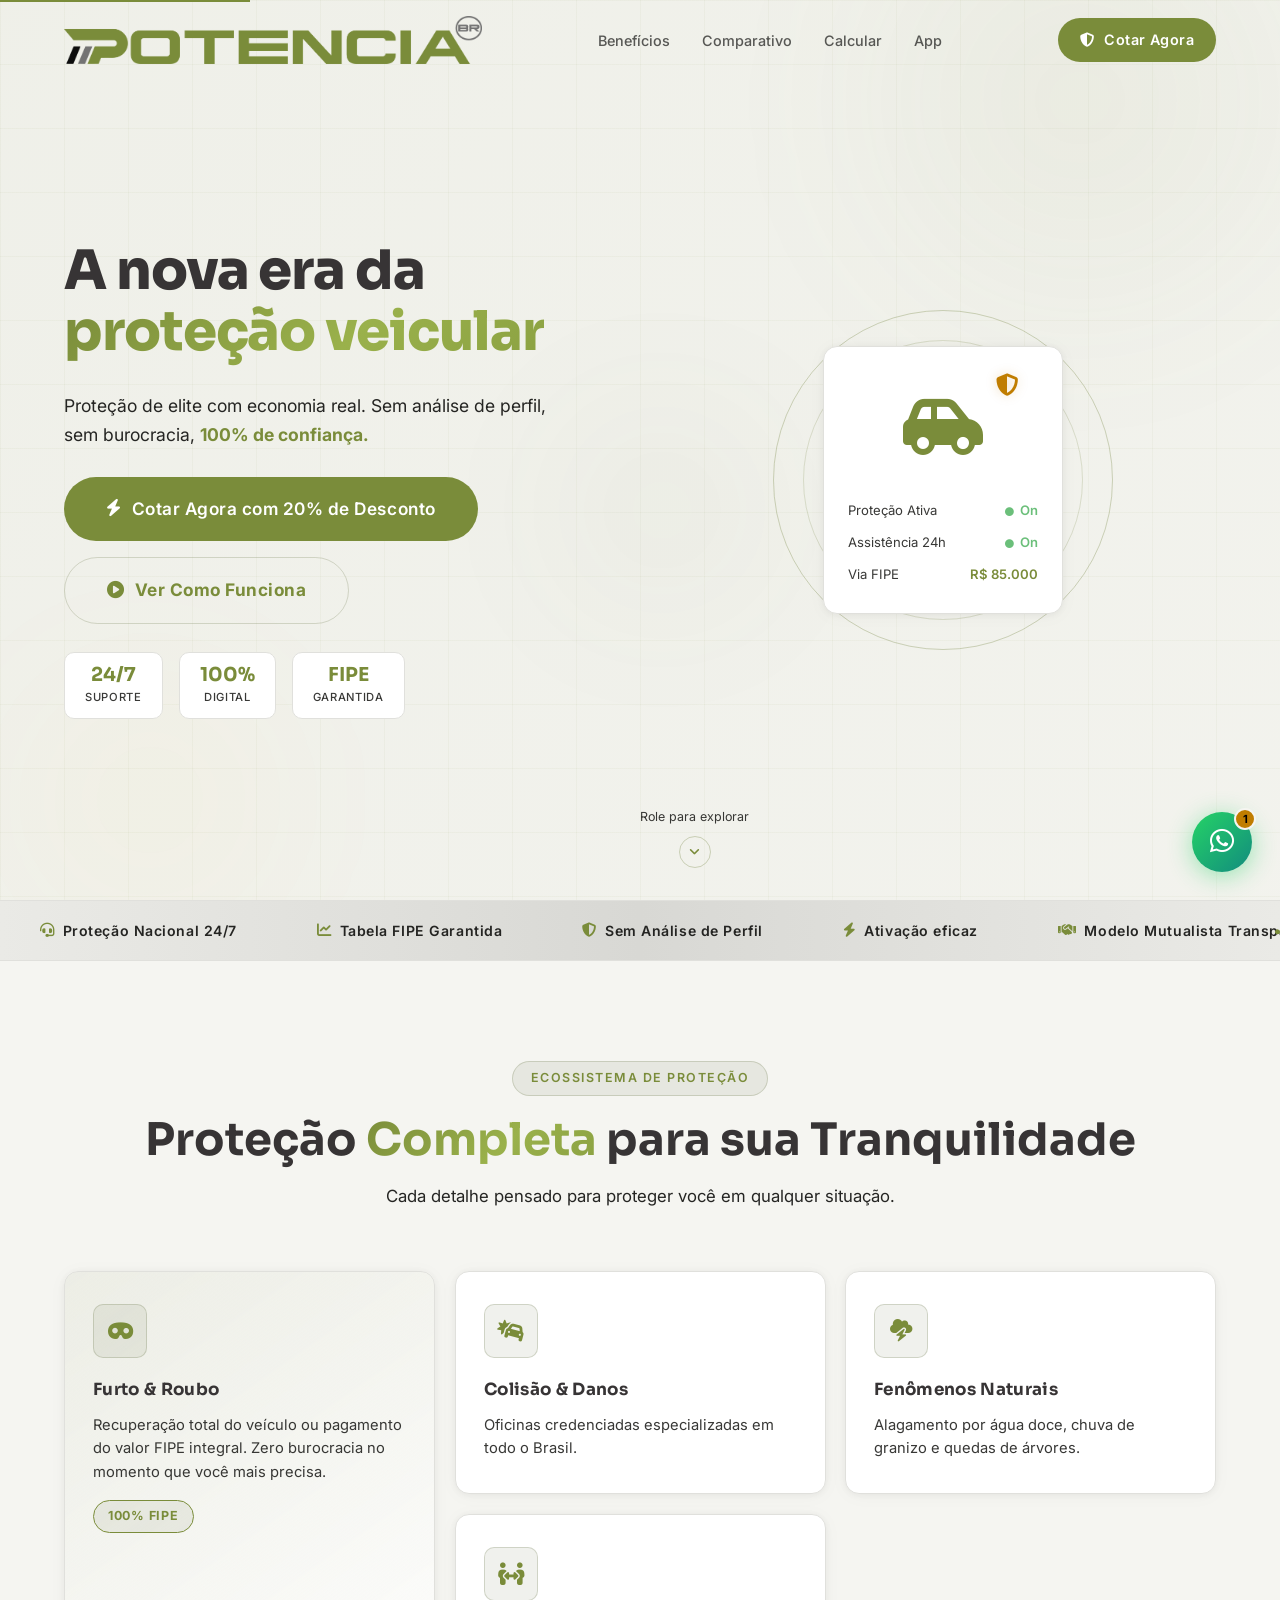
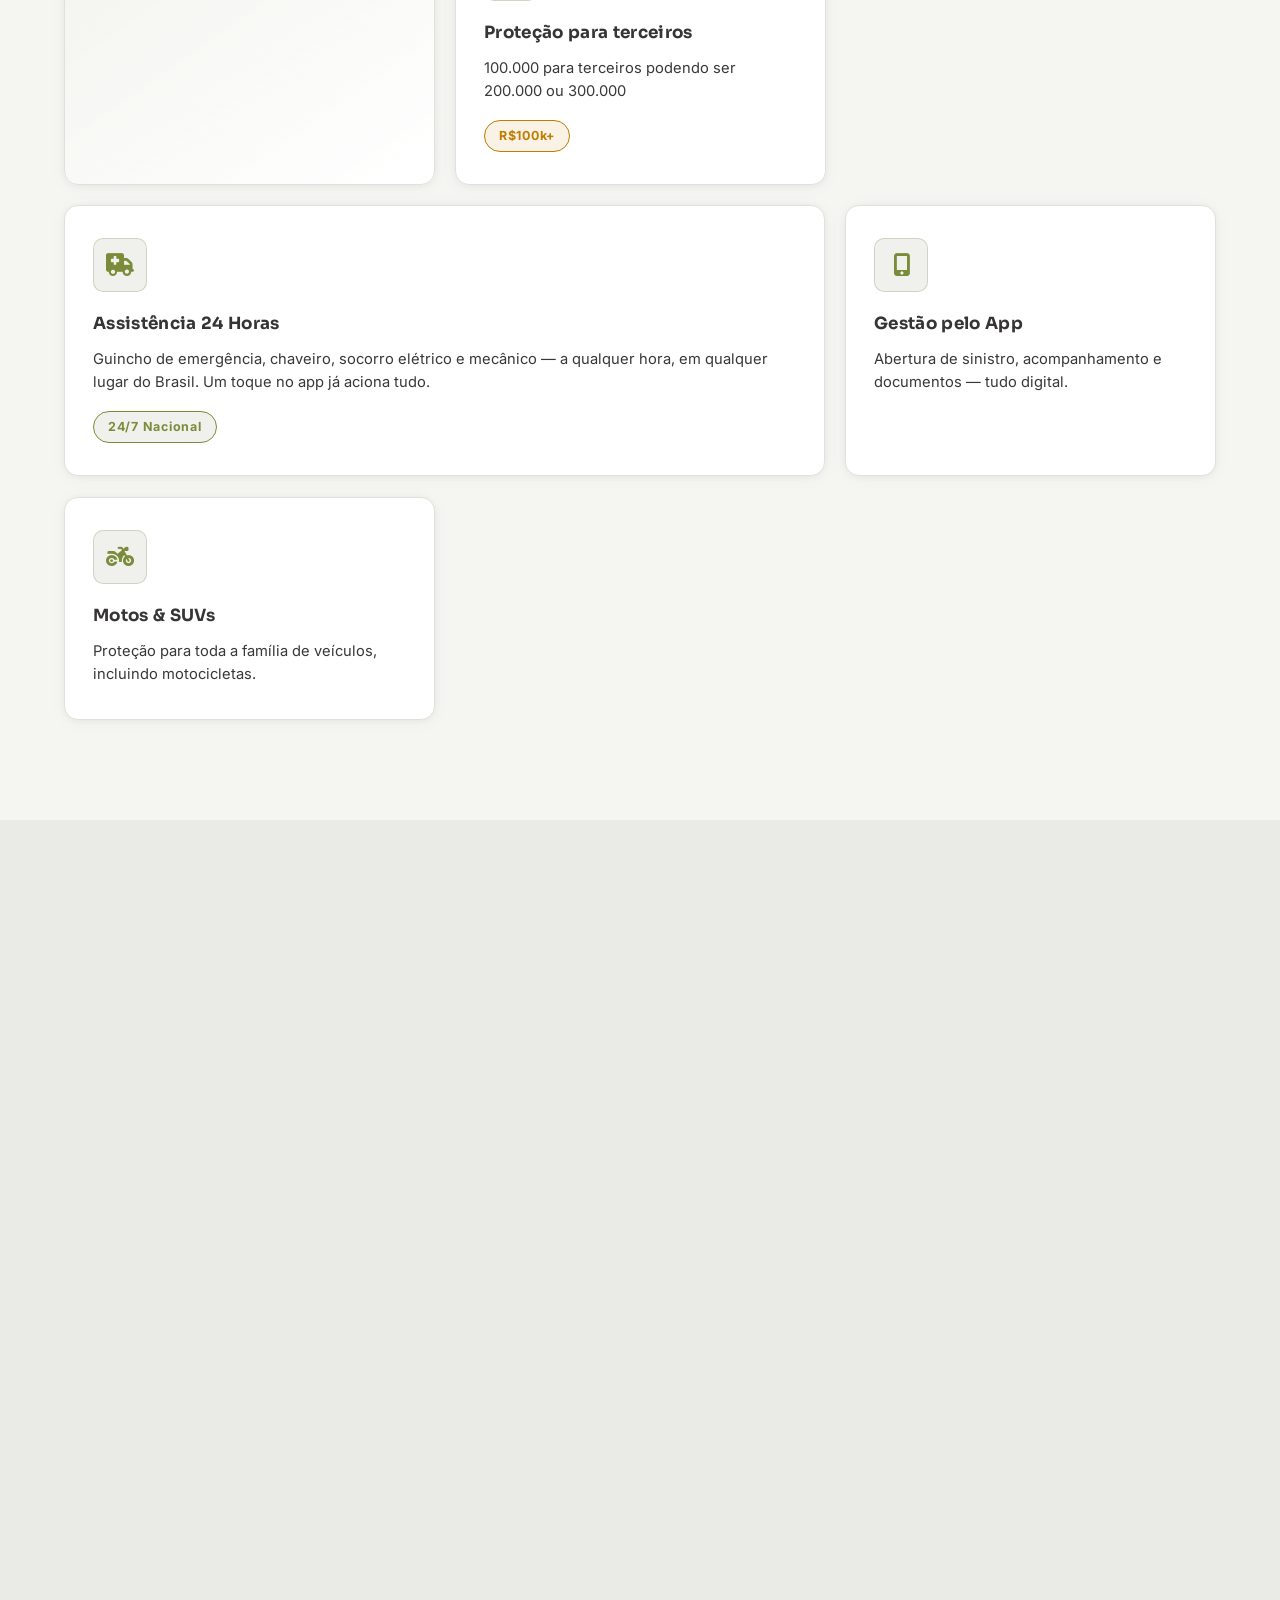
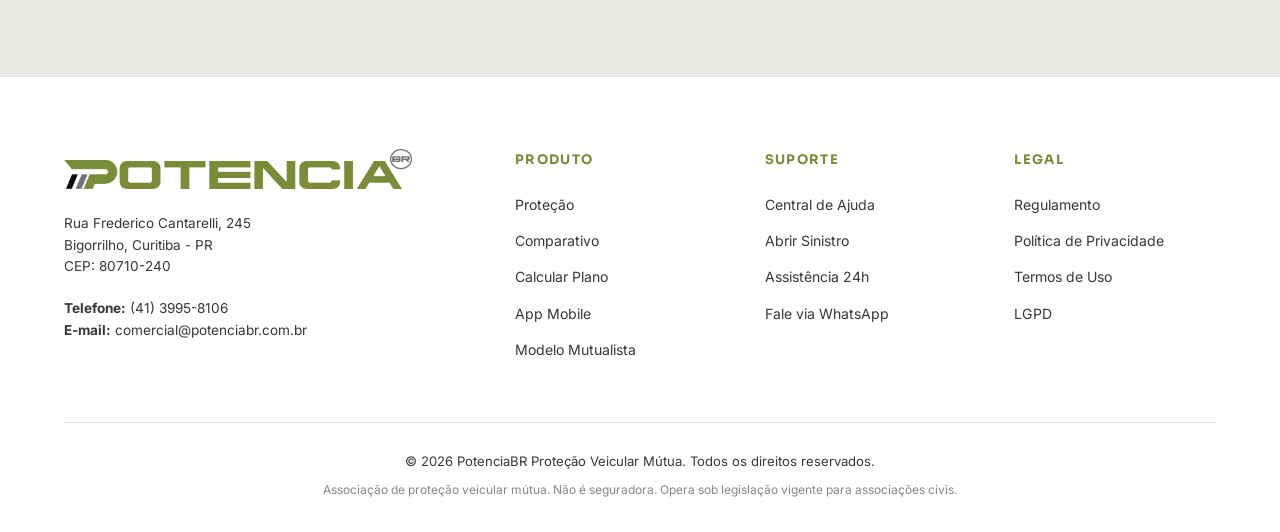
<file: index.html>
<!DOCTYPE html>
<html lang="pt-BR">

<head>
  <meta charset="UTF-8" />
  <meta name="viewport" content="width=device-width, initial-scale=1.0, viewport-fit=cover" />
  <meta name="description"
    content="PotenciaBR – Proteção Veicular . Segurança de elite, digital e inabalável. Cotar agora com 20% de desconto." />
  <title>PotenciaBR | Proteção Veicular </title>

  <!-- Fonts -->
  <link rel="preconnect" href="https://fonts.googleapis.com" />
  <link rel="preconnect" href="https://fonts.gstatic.com" crossorigin />
  <link rel="preload" as="style"
    href="https://fonts.googleapis.com/css2?family=Sora:wght@300;400;600;700&family=Inter:wght@300;400;500;600&display=swap" />
  <link
    href="https://fonts.googleapis.com/css2?family=Sora:wght@300;400;600;700&family=Inter:wght@300;400;500;600&display=swap"
    rel="stylesheet" media="print" onload="this.media='all'" />
  <noscript>
    <link rel="stylesheet"
      href="https://fonts.googleapis.com/css2?family=Sora:wght@300;400;600;700&family=Inter:wght@300;400;500;600&display=swap" />
  </noscript>

  <!-- Icons -->
  <link rel="preload" href="https://cdnjs.cloudflare.com/ajax/libs/font-awesome/6.5.0/webfonts/fa-solid-900.woff2"
    as="font" type="font/woff2" crossorigin />
  <link rel="preload" href="https://cdnjs.cloudflare.com/ajax/libs/font-awesome/6.5.0/webfonts/fa-brands-400.woff2"
    as="font" type="font/woff2" crossorigin />
  <link rel="stylesheet" href="https://cdnjs.cloudflare.com/ajax/libs/font-awesome/6.5.0/css/all.min.css" media="print"
    onload="this.media='all'" />
  <noscript>
    <link rel="stylesheet" href="https://cdnjs.cloudflare.com/ajax/libs/font-awesome/6.5.0/css/all.min.css" />
  </noscript>

  <!-- Stylesheets -->
  <link rel="preload" as="style" href="css/styles.css" />
  <link rel="stylesheet" href="css/styles.css" />
  <link rel="stylesheet" href="css/animations.css" media="print" onload="this.media='all'" />
  <noscript>
    <link rel="stylesheet" href="css/animations.css" />
  </noscript>
  <style>
    /* ── Brand Identity – PotenciaBR Corporate ── */
    :root {
      --olive: #7A8C3A;
      --olive-lt: #8BA142;
    }

    /* Skip link styling */
    .skip-link {
      position: absolute;
      top: -40px;
      left: 0;
      background: var(--olive);
      color: white;
      padding: 8px;
      z-index: 2000;
      transition: top 0.3s;
    }

    .skip-link:focus {
      top: 0;
    }

    /* Logo mark: shield with olive border */
    .logo-icon {
      background: transparent;
      border: 1.5px solid var(--olive);
      color: var(--olive);
    }

    /* Logo text: dark on light bg */
    .logo-text {
      letter-spacing: 0.1em;
      color: #1C1C1A;
    }

    .logo-accent {
      color: var(--olive);
      font-weight: 900;
    }

    /* Nav transparent state */
    .navbar:not(.scrolled) .nav-links a {
      color: rgba(28, 28, 26, 0.72);
    }

    .navbar:not(.scrolled) .nav-links a:hover {
      color: var(--olive);
    }

    /* Nav link underline in olive */
    .nav-links a::after {
      background: var(--olive);
    }

    /* Trust ticker divider dots */
    .trust-ticker span::after {
      content: '\2022';
      position: absolute;
      right: -2px;
      color: var(--olive);
      opacity: 0.4;
    }

    /* Footer col headings: olive */
    .footer-col h4 {
      color: var(--olive);
    }

    /* Footer social hover: olive */
    .footer-socials a:hover {
      background: rgba(127, 140, 77, 0.15);
      border-color: var(--olive);
      color: var(--olive);
    }

    /* Hero badge: olive tint */
    .hero-badge {
      border-color: rgba(127, 140, 77, 0.4);
    }

    /* iOS safe area for bottom bar */
    .mobile-emergency-bar {
      padding-bottom: calc(10px + env(safe-area-inset-bottom, 0px));
    }

    @media (max-width: 768px) {
      body {
        padding-bottom: calc(72px + env(safe-area-inset-bottom, 0px));
      }
    }
  </style>
</head>

<body>
  <a href="#main-content" class="skip-link">Pular para o conteúdo principal</a>

  <!-- ========== STICKY NAV ========== -->
  <nav class="navbar" id="navbar">
    <div class="nav-inner container">
      <a href="#hero" class="nav-logo">
        <img src="img/potenciabr png.png" alt="PotenciaBR" style="height: 48px; width: auto;">
      </a>
      <ul class="nav-links" id="navLinks">
        <li><a href="#beneficios">Benefícios</a></li>
        <li><a href="#comparativo">Comparativo</a></li>
        <li><a href="#calculadora">Calcular</a></li>
        <li><a href="#app">App</a></li>
      </ul>
      <div class="nav-actions">
        <a href="#calculadora" class="btn btn-primary nav-cta">
          <i class="fas fa-shield-halved"></i> Cotar Agora
        </a>
        <button class="nav-hamburger" id="hamburger" aria-label="Menu">
          <span></span><span></span><span></span>
        </button>
      </div>
    </div>
  </nav>

  <main id="main-content">
    <!-- ========== HERO ========== -->
    <section class="hero" id="hero">
      <div class="hero-bg-grid"></div>
      <div class="hero-orbs">
        <div class="orb orb-1"></div>
        <div class="orb orb-2"></div>
        <div class="orb orb-3"></div>
      </div>
      <div class="container hero-inner">
        <div class="hero-content">

          <h1 class="hero-title">
            A nova era da<br />
            <span class="gradient-text">proteção veicular</span>
          </h1>
          <p class="hero-subtitle">
            Proteção de elite com economia real. Sem análise de perfil,
            sem burocracia, <strong>100% de confiança.</strong>
          </p>
          <div class="hero-ctas">
            <a href="#calculadora" class="btn btn-primary btn-xl pulse-glow">
              <i class="fas fa-bolt"></i>
              Cotar Agora com 20% de Desconto
            </a>
            <a href="#comparativo" class="btn btn-ghost btn-xl">
              <i class="fas fa-play-circle"></i>
              Ver Como Funciona
            </a>
          </div>
          <div class="hero-stats">

            <div class="stat-pill"><span class="stat-num">24/7</span><span class="stat-label">Suporte</span></div>
            <div class="stat-pill"><span class="stat-num">100%</span><span class="stat-label">Digital</span></div>
            <div class="stat-pill"><span class="stat-num">FIPE</span><span class="stat-label">Garantida</span></div>
          </div>
        </div>
        <div class="hero-visual">
          <div class="car-shield-wrapper">
            <div class="shield-ring ring-1"></div>
            <div class="shield-ring ring-2"></div>
            <div class="shield-ring ring-3"></div>
            <div class="car-card glass-card">
              <div class="car-icon-big">
                <i class="fas fa-car-side"></i>
                <div class="shield-overlay"><i class="fas fa-shield-halved"></i></div>
              </div>
              <div class="car-card-stats">
                <div class="ccs-item">
                  <span class="ccs-label">Proteção Ativa</span>
                  <span class="ccs-value status-active"><i class="fas fa-circle"></i> On</span>
                </div>
                <div class="ccs-item">
                  <span class="ccs-label">Assistência 24h</span>
                  <span class="ccs-value status-active"><i class="fas fa-circle"></i> On</span>
                </div>
                <div class="ccs-item">
                  <span class="ccs-label">Via FIPE</span>
                  <span class="ccs-value text-cyan">R$ 85.000</span>
                </div>
              </div>
            </div>
          </div>
        </div>
      </div>
      <div class="hero-scroll-hint">
        <span>Role para explorar</span>
        <div class="scroll-arrow"><i class="fas fa-angle-down"></i></div>
      </div>
    </section>

    <!-- ========== TRUST BAR ========== -->
    <div class="trust-bar">
      <div class="trust-ticker-wrap">
        <div class="trust-ticker" id="trustTicker">
          <span><i class="fas fa-headset"></i> Proteção Nacional 24/7</span>
          <span><i class="fas fa-chart-line"></i> Tabela FIPE Garantida</span>
          <span><i class="fas fa-shield-halved"></i> Sem Análise de Perfil</span>
          <span><i class="fas fa-bolt"></i> Ativação eficaz</span>
          <span><i class="fas fa-handshake"></i> Modelo Mutualista Transparente</span>
          <!-- duplicated for seamless loop -->
          <span><i class="fas fa-headset"></i> Proteção Nacional 24/7</span>
          <span><i class="fas fa-chart-line"></i> Tabela FIPE Garantida</span>
          <span><i class="fas fa-shield-halved"></i> Sem Análise de Perfil</span>
          <span><i class="fas fa-bolt"></i> Ativação eficaz</span>
          <span><i class="fas fa-handshake"></i> Modelo Mutualista Transparente</span>
        </div>
      </div>
    </div>

    <!-- ========== BENTO BENEFITS ========== -->
    <section class="benefits" id="beneficios">
      <div class="container">
        <div class="section-header">
          <span class="section-tag">Ecossistema de Proteção</span>
          <h2 class="section-title">Proteção <span class="gradient-text">Completa</span> para sua Tranquilidade</h2>
          <p class="section-desc">Cada detalhe pensado para proteger você em qualquer situação.</p>
        </div>
        <div class="bento-grid">

          <div class="bento-card bento-large glass-card" data-tilt>
            <div class="bento-icon"><i class="fas fa-mask"></i></div>
            <h3>Furto & Roubo</h3>
            <p>Recuperação total do veículo ou pagamento do valor FIPE integral. Zero burocracia no momento que você
              mais precisa.</p>
            <div class="bento-badge">100% FIPE</div>
            <div class="bento-glow"></div>
          </div>

          <div class="bento-card glass-card" data-tilt>
            <div class="bento-icon"><i class="fas fa-car-burst"></i></div>
            <h3>Colisão & Danos</h3>
            <p>Oficinas credenciadas especializadas em todo o Brasil.</p>
            <div class="bento-glow"></div>
          </div>

          <div class="bento-card glass-card" data-tilt>
            <div class="bento-icon"><i class="fas fa-cloud-bolt"></i></div>
            <h3>Fenômenos Naturais</h3>
            <p>Alagamento por água doce, chuva de granizo e quedas de árvores.</p>
            <div class="bento-glow"></div>
          </div>

          <div class="bento-card glass-card" data-tilt>
            <div class="bento-icon"><i class="fas fa-people-arrows"></i></div>
            <h3>Proteção para terceiros</h3>
            <p>100.000 para terceiros podendo ser 200.000 ou 300.000</p>
            <div class="bento-badge amber">R$100k+</div>
            <div class="bento-glow"></div>
          </div>

          <div class="bento-card bento-wide glass-card" data-tilt>
            <div class="bento-icon"><i class="fas fa-truck-medical"></i></div>
            <h3>Assistência 24 Horas</h3>
            <p>Guincho de emergência, chaveiro, socorro elétrico e mecânico — a qualquer hora, em qualquer lugar do
              Brasil. Um toque no app já aciona tudo.</p>
            <div class="bento-badge">24/7 Nacional</div>
            <div class="bento-glow"></div>
          </div>

          <div class="bento-card glass-card" data-tilt>
            <div class="bento-icon"><i class="fas fa-mobile-screen-button"></i></div>
            <h3>Gestão pelo App</h3>
            <p>Abertura de sinistro, acompanhamento e documentos — tudo digital.</p>
            <div class="bento-glow"></div>
          </div>

          <div class="bento-card glass-card" data-tilt>
            <div class="bento-icon"><i class="fas fa-motorcycle"></i></div>
            <h3>Motos & SUVs</h3>
            <p>Proteção para toda a família de veículos, incluindo motocicletas.</p>
            <div class="bento-glow"></div>
          </div>

        </div>
      </div>
    </section>

    <!-- ========== COMPARISON TABLE ========== -->
    <section class="comparison" id="comparativo">
      <div class="container">
        <div class="section-header">
          <span class="section-tag">Por Que nos Escolher</span>
          <h2 class="section-title">O Fim da Era <span class="gradient-text">Burocrática</span></h2>
          <p class="section-desc">Veja lado a lado por que a PotenciaBR é a escolha inteligente.</p>
        </div>
        <div class="comparison-grid">
          <!-- Old Insurance -->
          <div class="comp-card comp-old">
            <div class="comp-header">
              <div class="comp-icon old"><i class="fas fa-building-columns"></i></div>
              <h3>Seguro Tradicional</h3>
              <span class="comp-tag old-tag">Ultrapassado</span>
            </div>
            <ul class="comp-list">
              <li class="bad"><i class="fas fa-xmark"></i> Análise de perfil discriminatória</li>
              <li class="bad"><i class="fas fa-xmark"></i> Processo lento e burocrático</li>
              <li class="bad"><i class="fas fa-xmark"></i> Preço elevado sem justificativa</li>
              <li class="bad"><i class="fas fa-xmark"></i> Atendimento por terceirizados</li>
              <li class="bad"><i class="fas fa-xmark"></i> Renovação anual complicada</li>
              <li class="bad"><i class="fas fa-xmark"></i> Poucas opções de proteção</li>
              <li class="bad"><i class="fas fa-xmark"></i> Sinistro demora semanas</li>
            </ul>
          </div>
          <!-- VS Divider -->
          <div class="comp-vs">
            <div class="vs-circle">VS</div>
            <div class="vs-line"></div>
          </div>
          <!-- Potência BR -->
          <div class="comp-card comp-new glass-card featured">
            <div class="comp-header">
              <div class="comp-icon new"><i class="fas fa-shield-halved"></i></div>
              <h3>PotenciaBR</h3>
              <span class="comp-tag new-tag"><i class="fas fa-bolt"></i> Recomendado</span>
            </div>
            <ul class="comp-list">
              <li class="good"><i class="fas fa-check"></i> Sem análise de perfil</li>
              <li class="good"><i class="fas fa-check"></i> Ativação em até 48h</li>
              <li class="good"><i class="fas fa-check"></i> Proteção é válida por todo o território nacional!</li>
              <li class="good"><i class="fas fa-check"></i> suporte 24h</li>
              <li class="good"><i class="fas fa-check"></i> Proteção completa</li>
            </ul>
            <a href="#calculadora" class="btn btn-primary btn-lg mt-24">
              <i class="fas fa-bolt"></i> Quero Essa Proteção
            </a>
          </div>
        </div>
      </div>
    </section>

    <!-- ========== SAVINGS CALCULATOR ========== -->
    <section class="calculator" id="calculadora">
      <div class="container">
        <div class="section-header">
          <span class="section-tag">Simulação Instantânea</span>
          <h2 class="section-title">Descubra Quanto Você <span class="gradient-text">Economiza</span></h2>
          <p class="section-desc">Arraste o slider e veja sua proteção em tempo real.</p>
        </div>
        <div class="calc-wrapper">
          <div class="calc-card glass-card">
            <div class="calc-left">
              <label class="calc-label">Valor do seu veículo (Tabela FIPE)</label>
              <div class="calc-slider-wrap">
                <input type="range" id="carValueSlider" class="calc-slider" min="20000" max="500000" step="5000"
                  value="80000" aria-label="Valor do veículo" />
                <div class="slider-track-fill" id="sliderFill"></div>
              </div>
              <div class="calc-value-display">
                <span class="calc-currency">R$</span>
                <span class="calc-bignum" id="carValueDisplay">80.000</span>
              </div>
              <div class="calc-range-labels">
                <span>R$ 20.000</span>
                <span>R$ 500.000</span>
              </div>

              <div class="calc-options">
                <label class="calc-opt-label">Tipo de Veículo:</label>
                <div class="vehicle-type-btns">
                  <button class="vtype-btn active" data-type="car"><i class="fas fa-car"></i> Carro</button>
                  <button class="vtype-btn" data-type="suv"><i class="fas fa-truck-monster"></i> SUV</button>
                  <button class="vtype-btn" data-type="moto">Moto</button>
                </div>
              </div>

              <div class="calc-options">
                <label class="calc-opt-label">Proteção Adicional:</label>
                <div class="coverage-checks">
                  <label class="check-opt"><input type="checkbox" id="covThird" /> <span>Terceiros (100k podendo ser
                      adicionado 200k ou 300k)</span></label>
                  <label class="check-opt"><input type="checkbox" id="covNature" /> <span>Fenômenos
                      Naturais</span></label>
                  <label class="check-opt"><input type="checkbox" id="covAssist" checked /> <span>Assistência
                      24h</span></label>
                </div>
              </div>
            </div>

            <div class="calc-right">
              <div class="calc-result-card">
                <div class="calc-result-label">Sua proteção PotenciaBR:</div>
                <div class="calc-monthly">
                  <span class="calc-per">a partir de</span>
                  <div class="calc-price-row">
                    <span class="calc-brl">R$</span>
                    <span class="calc-price-num" id="monthlyPrice">127</span>
                    <span class="calc-period">/mês</span>
                  </div>
                </div>
                <div class="calc-savings" id="calcSavings">
                  <i class="fas fa-piggy-bank"></i>
                  Você economiza até <strong id="savingsVal">R$ 890</strong>/ano vs. seguro tradicional
                </div>
                <div class="calc-discount-badge">
                  <i class="fas fa-tag"></i> 20% OFF nos 3 primeiros meses
                </div>
                <a href="https://wa.me/554139958106?text=Olá!%20Vim%20pelo%20site%20e%20gostaria%20de%20garantir%20minha%20proteção." class="btn btn-primary btn-full calc-cta" target="_blank" rel="noopener noreferrer">
                  <i class="fas fa-bolt"></i> Garantir Essa Cotação
                </a>
                <p class="calc-disclaimer">*Valores estimados. Cotação final sujeita a confirmação.</p>
              </div>
            </div>
          </div>
        </div>
      </div>
    </section>

    <!-- ========== LEGAL / TRANSPARENCY ========== -->
    <section class="legal" id="modelo">
      <div class="container">
        <div class="legal-grid">
          <div class="legal-content">
            <span class="section-tag">Transparência Total</span>
            <h2 class="section-title">O Modelo <span class="gradient-text">Mutualista</span></h2>
            <p class="legal-desc">
              A PotenciaBR opera como uma associação de proteção patrimonial mutualista,
              regulamentada e transparente. Todos os associados contribuem juntos para um fundo
              coletivo que cobre os sinistros de qualquer membro — sem fins lucrativos
              excessivos, sem cobranças abusivas.
            </p>
            <div class="legal-points">
              <div class="legal-point">
                <div class="lp-icon"><i class="fas fa-scale-balanced" aria-hidden="true"></i></div>
                <div>
                  <strong>Regulamentada - Sem SUSEP</strong>
                  <p>Opera dentro da legislação vigente para associações de proteção mútua.</p>
                </div>
              </div>
              <div class="legal-point">
                <div class="lp-icon"><i class="fas fa-file-contract" aria-hidden="true"></i></div>
                <div>
                  <strong>Regulamento Claro</strong>
                  <p>Documento completo disponível para download. Sem letras miúdas escondidas.</p>
                </div>
              </div>
            </div>
            <a href="#" class="btn btn-ghost btn-lg" id="downloadRegBtn">
              <i class="fas fa-file-arrow-down"></i> Baixar Regulamento Completo
            </a>
          </div>

        </div>
      </div>
    </section>

    <!-- ========== APP SECTION ========== -->
    <section class="app-section" id="app">
      <div class="container">
        <div class="app-grid">
          <div class="app-mockup">
            <div class="phone-frame">
              <div class="phone-notch"></div>
              <div class="phone-screen">
                <div class="app-screen-header">
                  <span class="app-logo-sm"><img src="img/potenciabr png.png" alt="Logo"
                      style="height: 20px; vertical-align: middle;"> PotenciaBR</span>
                  <span class="app-notif"><i class="fas fa-bell"></i></span>
                </div>
                <div class="app-screen-body">
                  <div class="app-status-card">
                    <div class="app-car-icon"><i class="fas fa-car-side"></i></div>
                    <div class="app-status-info">
                      <span class="app-status-label">Proteção Ativa</span>
                      <span class="app-status-val on"><i class="fas fa-circle-dot"></i> Protegido</span>
                    </div>
                  </div>
                  <div class="app-quick-actions">
                    <div class="aqa-item cyan"><i class="fas fa-truck-medical"></i><span>Guincho</span></div>
                    <div class="aqa-item amber"><i class="fas fa-triangle-exclamation"></i><span>Sinistro</span></div>
                    <div class="aqa-item purple"><i class="fas fa-key"></i><span>Chaveiro</span></div>
                    <div class="aqa-item green"><i class="fas fa-gas-pump"></i><span>Combustível</span></div>
                  </div>
                  <div class="app-recent">
                    <span class="app-recent-label">Última Atividade</span>
                    <div class="app-recent-item"><i class="fas fa-check-circle"></i> Mensalidade paga – Jan 2026</div>
                    <div class="app-recent-item"><i class="fas fa-file-circle-check"></i> Vistoria aprovada</div>
                  </div>
                </div>
              </div>
            </div>
            <div class="phone-glow"></div>
          </div>
          <div class="app-content">
            <span class="section-tag">App Mobile</span>
            <h2 class="section-title">Tudo na <span class="gradient-text">Palma da Mão:</span><br />aplicativo do
              associado</h2>
            <ul class="app-features">
              <li><i class="fas fa-check-circle"></i> 2° via do boleto</li>
              <li><i class="fas fa-check-circle"></i> Assistência 24h</li>
              <li><i class="fas fa-check-circle"></i> Fale conosco</li>
              <li><i class="fas fa-check-circle"></i> e muito mais</li>
            </ul>
            <div class="app-store-btns">
              <a href="#" class="store-btn glass-card">
                <i class="fab fa-google-play"></i>
                <div><span class="store-sub">Disponível no</span><span class="store-name">Google Play</span></div>
              </a>
              <a href="#" class="store-btn glass-card">
                <i class="fab fa-apple"></i>
                <div><span class="store-sub">Baixe na</span><span class="store-name">App Store</span></div>
              </a>
            </div>
          </div>
        </div>
      </div>
    </section>





    <!-- ========== FINAL CTA ========== -->
    <section class="final-cta">
      <div class="final-cta-bg"></div>
      <div class="container">
        <div class="fca-inner glass-card">
          <div class="fca-badge"><i class="fas fa-bolt"></i> Oferta por Tempo Limitado</div>
          <h2 class="fca-title">Proteja seu Veículo <span class="gradient-text">Agora</span></h2>
          <p class="fca-sub">20% de desconto nos primeiros 3 meses. Ativação imediata. Sem análise de perfil.</p>
          <div class="fca-timer" id="fcaTimer">
            <div class="timer-block"><span id="timerH">02</span><small>horas</small></div>
            <div class="timer-sep">:</div>
            <div class="timer-block"><span id="timerM">47</span><small>min</small></div>
            <div class="timer-sep">:</div>
            <div class="timer-block"><span id="timerS">33</span><small>seg</small></div>
          </div>
          <a href="https://wa.me/554139958106?text=Olá!%20Vim%20pelo%20site%20e%20gostaria%20de%20garantir%20minha%20proteção." class="btn btn-amber btn-xl pulse-glow" target="_blank" rel="noopener noreferrer">
            <i class="fas fa-shield-halved"></i> Garantir Minha Proteção com 20% OFF
          </a>

        </div>
      </div>
    </section>
  </main>

  <!-- ========== FOOTER ========== -->
  <footer class="footer">
    <div class="container">
      <div class="footer-grid">
        <div class="footer-brand">
          <div class="nav-logo" style="margin-bottom:1.5rem;">
            <img src="img/potenciabr png.png" alt="PotenciaBR" style="height: 40px; width: auto;">
          </div>
          <p style="font-size: 0.85rem; color: var(--white-muted); line-height: 1.6; margin-bottom: 20px;">
            Rua Frederico Cantarelli, 245<br>
            Bigorrilho, Curitiba - PR<br>
            CEP: 80710-240
          </p>
          <p style="font-size: 0.85rem; color: var(--white-muted); line-height: 1.6;">
            <strong>Telefone:</strong> (41) 3995-8106<br>
            <strong>E-mail:</strong> <a href="mailto:comercial@potenciabr.com.br" style="color: var(--white-muted); text-decoration: none;">comercial@potenciabr.com.br</a>
          </p>
        </div>
        <div class="footer-col">
          <h3 id="footer-prod-head">Produto</h3>
          <ul aria-labelledby="footer-prod-head">
            <li><a href="#beneficios">Proteção</a></li>
            <li><a href="#comparativo">Comparativo</a></li>
            <li><a href="#calculadora">Calcular Plano</a></li>
            <li><a href="#app">App Mobile</a></li>
            <li><a href="#modelo">Modelo Mutualista</a></li>
          </ul>
        </div>
        <div class="footer-col">
          <h3 id="footer-sup-head">Suporte</h3>
          <ul aria-labelledby="footer-sup-head">
            <li><a href="#">Central de Ajuda</a></li>
            <li><a href="#">Abrir Sinistro</a></li>
            <li><a href="#">Assistência 24h</a></li>
            <li><a href="https://wa.me/554139958106?text=Olá!%20Vim%20pelo%20site%20e%20gostaria%20de%20fazer%20uma%20cotação%20da%20minha%20proteção%20veicular." target="_blank" rel="noopener noreferrer">Fale via WhatsApp</a></li>
          </ul>
        </div>
        <div class="footer-col">
          <h3 id="footer-legal-head">Legal</h3>
          <ul aria-labelledby="footer-legal-head">
            <li><a href="#">Regulamento</a></li>
            <li><a href="politica-de-privacidade.html">Política de Privacidade</a></li>
            <li><a href="termo-de-uso.html">Termos de Uso</a></li>
            <li><a href="#">LGPD</a></li>
          </ul>
        </div>
      </div>
      <div class="footer-bottom">
        <p>&copy; 2026 PotenciaBR Proteção Veicular Mútua. Todos os direitos reservados.</p>
        <p class="footer-disclaimer">Associação de proteção veicular mútua. Não é seguradora. Opera sob legislação
          vigente para associações civis.</p>
      </div>
    </div>
  </footer>

  <!-- ========== WHATSAPP FLOATING BTN ========== -->
  <a href="https://wa.me/554139958106?text=Olá!%20Vim%20pelo%20site%20e%20gostaria%20de%20fazer%20uma%20cotação%20da%20minha%20proteção%20veicular."
    class="whatsapp-float" id="whatsappFloat" target="_blank" rel="noopener noreferrer" aria-label="Falar no WhatsApp">
    <i class="fab fa-whatsapp"></i>
    <span class="wapp-badge">1</span>
    <div class="wapp-tooltip">Falar com especialista</div>
  </a>

  <!-- Mobile Emergency Bar -->
  <div class="mobile-emergency-bar" id="mobileEmergencyBar">
    <a href="tel:0800000000" class="emg-btn emg-call">
      <i class="fas fa-phone"></i> Ligue Agora
    </a>
    <a href="https://wa.me/554139958106?text=Olá!%20Vim%20pelo%20site%20e%20gostaria%20de%20fazer%20uma%20cotação%20da%20minha%20proteção%20veicular." class="emg-btn emg-whatsapp" target="_blank" rel="noopener noreferrer">
      <i class="fab fa-whatsapp"></i> WhatsApp
    </a>
    <a href="#calculadora" class="emg-btn emg-quote">
      <i class="fas fa-bolt"></i> Cotar
    </a>
  </div>

  <script src="js/main.js" defer></script>
  <script src="js/calculator.js" defer></script>
</body>

</html>
</file>
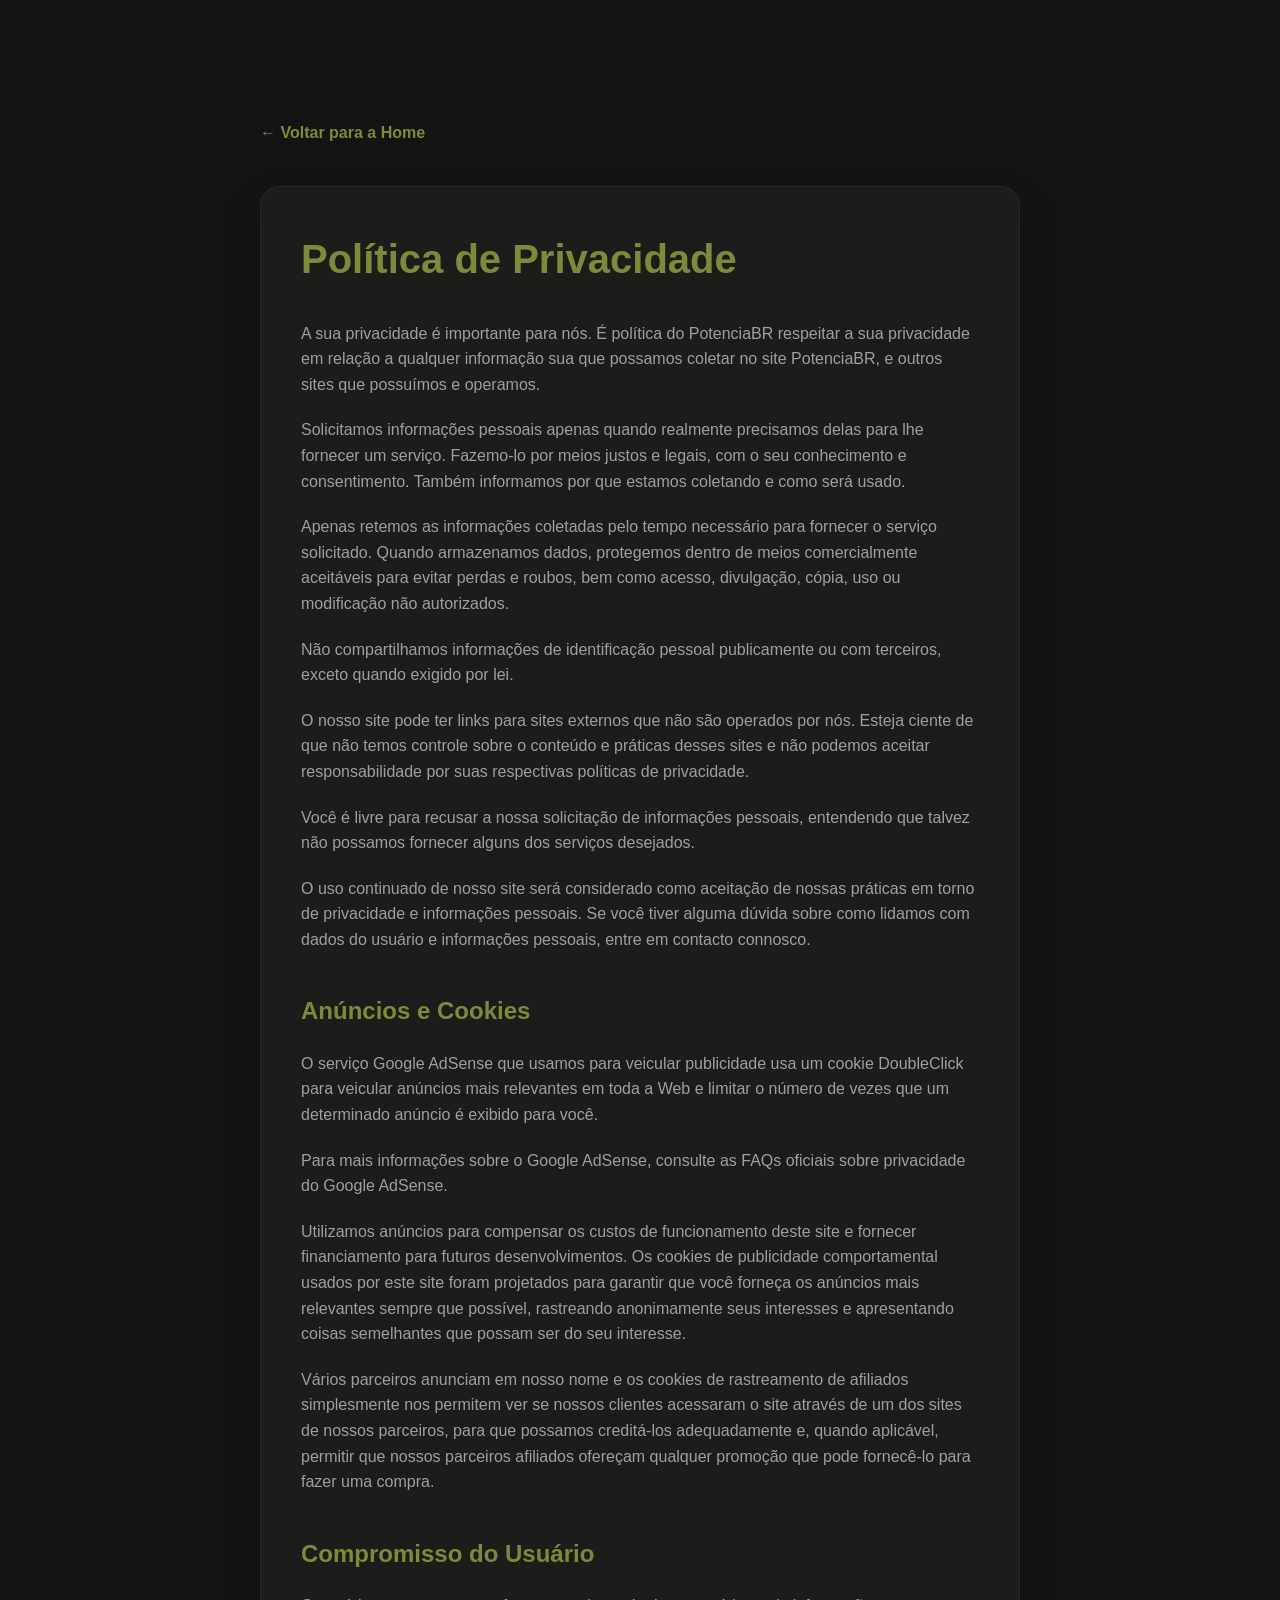
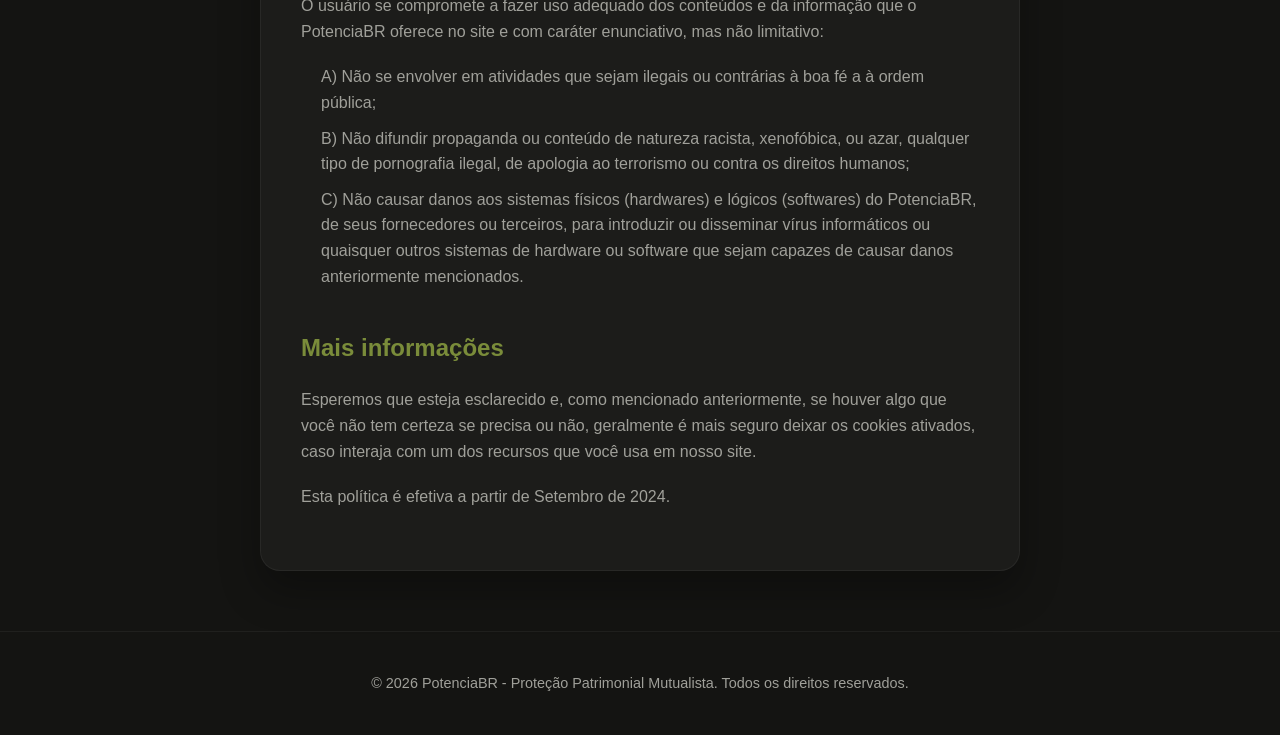
<file: politica-de-privacidade.html>
<!DOCTYPE html>
<html lang="pt-BR">

<head>
  <meta charset="UTF-8" />
  <meta name="viewport" content="width=device-width, initial-scale=1.0" />
  <title>Política de Privacidade | PotenciaBR</title>
  <link rel="stylesheet" href="css/styles.css" />
  <style>
    :root {
      --olive: #7A8C3A;
      --dark-bg: #141412;
      --card-bg: #1C1C1A;
      --text-main: #FFFFFF;
      --text-muted: #A0A09A;
    }

    body {
      background-color: var(--dark-bg);
      color: var(--text-main);
      font-family: 'Inter', sans-serif;
      line-height: 1.6;
      margin: 0;
      padding: 0;
    }

    .legal-page {
      max-width: 800px;
      margin: 120px auto 60px;
      padding: 0 20px;
    }

    .legal-card {
      background: var(--card-bg);
      padding: 40px;
      border-radius: 20px;
      border: 1px solid rgba(255, 255, 255, 0.05);
      box-shadow: 0 20px 40px rgba(0, 0, 0, 0.3);
    }

    h1 {
      font-size: 2.5rem;
      margin-bottom: 30px;
      color: var(--olive);
    }

    h2 {
      font-size: 1.5rem;
      margin-top: 40px;
      margin-bottom: 20px;
      color: var(--olive);
    }

    p {
      margin-bottom: 20px;
      color: var(--text-muted);
    }

    ul {
      margin-bottom: 20px;
      padding-left: 20px;
    }

    li {
      margin-bottom: 10px;
      color: var(--text-muted);
    }

    .back-home {
      display: inline-block;
      margin-bottom: 40px;
      color: var(--olive);
      text-decoration: none;
      font-weight: 600;
      transition: opacity 0.3s;
    }

    .back-home:hover {
      opacity: 0.8;
    }

    footer {
        text-align: center;
        padding: 40px 20px;
        color: var(--text-muted);
        font-size: 0.9rem;
        border-top: 1px solid rgba(255, 255, 255, 0.05);
    }
  </style>
</head>

<body>
  <div class="legal-page">
    <a href="index.html" class="back-home">← Voltar para a Home</a>
    
    <div class="legal-card">
      <h1>Política de Privacidade</h1>

      <p>A sua privacidade é importante para nós. É política do PotenciaBR respeitar a sua privacidade em relação a qualquer informação sua que possamos coletar no site PotenciaBR, e outros sites que possuímos e operamos.</p>

      <p>Solicitamos informações pessoais apenas quando realmente precisamos delas para lhe fornecer um serviço. Fazemo-lo por meios justos e legais, com o seu conhecimento e consentimento. Também informamos por que estamos coletando e como será usado.</p>

      <p>Apenas retemos as informações coletadas pelo tempo necessário para fornecer o serviço solicitado. Quando armazenamos dados, protegemos dentro de meios comercialmente aceitáveis para evitar perdas e roubos, bem como acesso, divulgação, cópia, uso ou modificação não autorizados.</p>

      <p>Não compartilhamos informações de identificação pessoal publicamente ou com terceiros, exceto quando exigido por lei.</p>

      <p>O nosso site pode ter links para sites externos que não são operados por nós. Esteja ciente de que não temos controle sobre o conteúdo e práticas desses sites e não podemos aceitar responsabilidade por suas respectivas políticas de privacidade.</p>

      <p>Você é livre para recusar a nossa solicitação de informações pessoais, entendendo que talvez não possamos fornecer alguns dos serviços desejados.</p>

      <p>O uso continuado de nosso site será considerado como aceitação de nossas práticas em torno de privacidade e informações pessoais. Se você tiver alguma dúvida sobre como lidamos com dados do usuário e informações pessoais, entre em contacto connosco.</p>

      <h2>Anúncios e Cookies</h2>
      <p>O serviço Google AdSense que usamos para veicular publicidade usa um cookie DoubleClick para veicular anúncios mais relevantes em toda a Web e limitar o número de vezes que um determinado anúncio é exibido para você.</p>
      <p>Para mais informações sobre o Google AdSense, consulte as FAQs oficiais sobre privacidade do Google AdSense.</p>
      <p>Utilizamos anúncios para compensar os custos de funcionamento deste site e fornecer financiamento para futuros desenvolvimentos. Os cookies de publicidade comportamental usados por este site foram projetados para garantir que você forneça os anúncios mais relevantes sempre que possível, rastreando anonimamente seus interesses e apresentando coisas semelhantes que possam ser do seu interesse.</p>
      <p>Vários parceiros anunciam em nosso nome e os cookies de rastreamento de afiliados simplesmente nos permitem ver se nossos clientes acessaram o site através de um dos sites de nossos parceiros, para que possamos creditá-los adequadamente e, quando aplicável, permitir que nossos parceiros afiliados ofereçam qualquer promoção que pode fornecê-lo para fazer uma compra.</p>

      <h2>Compromisso do Usuário</h2>
      <p>O usuário se compromete a fazer uso adequado dos conteúdos e da informação que o PotenciaBR oferece no site e com caráter enunciativo, mas não limitativo:</p>
      <ul>
        <li>A) Não se envolver em atividades que sejam ilegais ou contrárias à boa fé a à ordem pública;</li>
        <li>B) Não difundir propaganda ou conteúdo de natureza racista, xenofóbica, ou azar, qualquer tipo de pornografia ilegal, de apologia ao terrorismo ou contra os direitos humanos;</li>
        <li>C) Não causar danos aos sistemas físicos (hardwares) e lógicos (softwares) do PotenciaBR, de seus fornecedores ou terceiros, para introduzir ou disseminar vírus informáticos ou quaisquer outros sistemas de hardware ou software que sejam capazes de causar danos anteriormente mencionados.</li>
      </ul>

      <h2>Mais informações</h2>
      <p>Esperemos que esteja esclarecido e, como mencionado anteriormente, se houver algo que você não tem certeza se precisa ou não, geralmente é mais seguro deixar os cookies ativados, caso interaja com um dos recursos que você usa em nosso site.</p>

      <p>Esta política é efetiva a partir de Setembro de 2024.</p>
    </div>
  </div>

  <footer>
    &copy; 2026 PotenciaBR - Proteção Patrimonial Mutualista. Todos os direitos reservados.
  </footer>
</body>

</html>
</file>
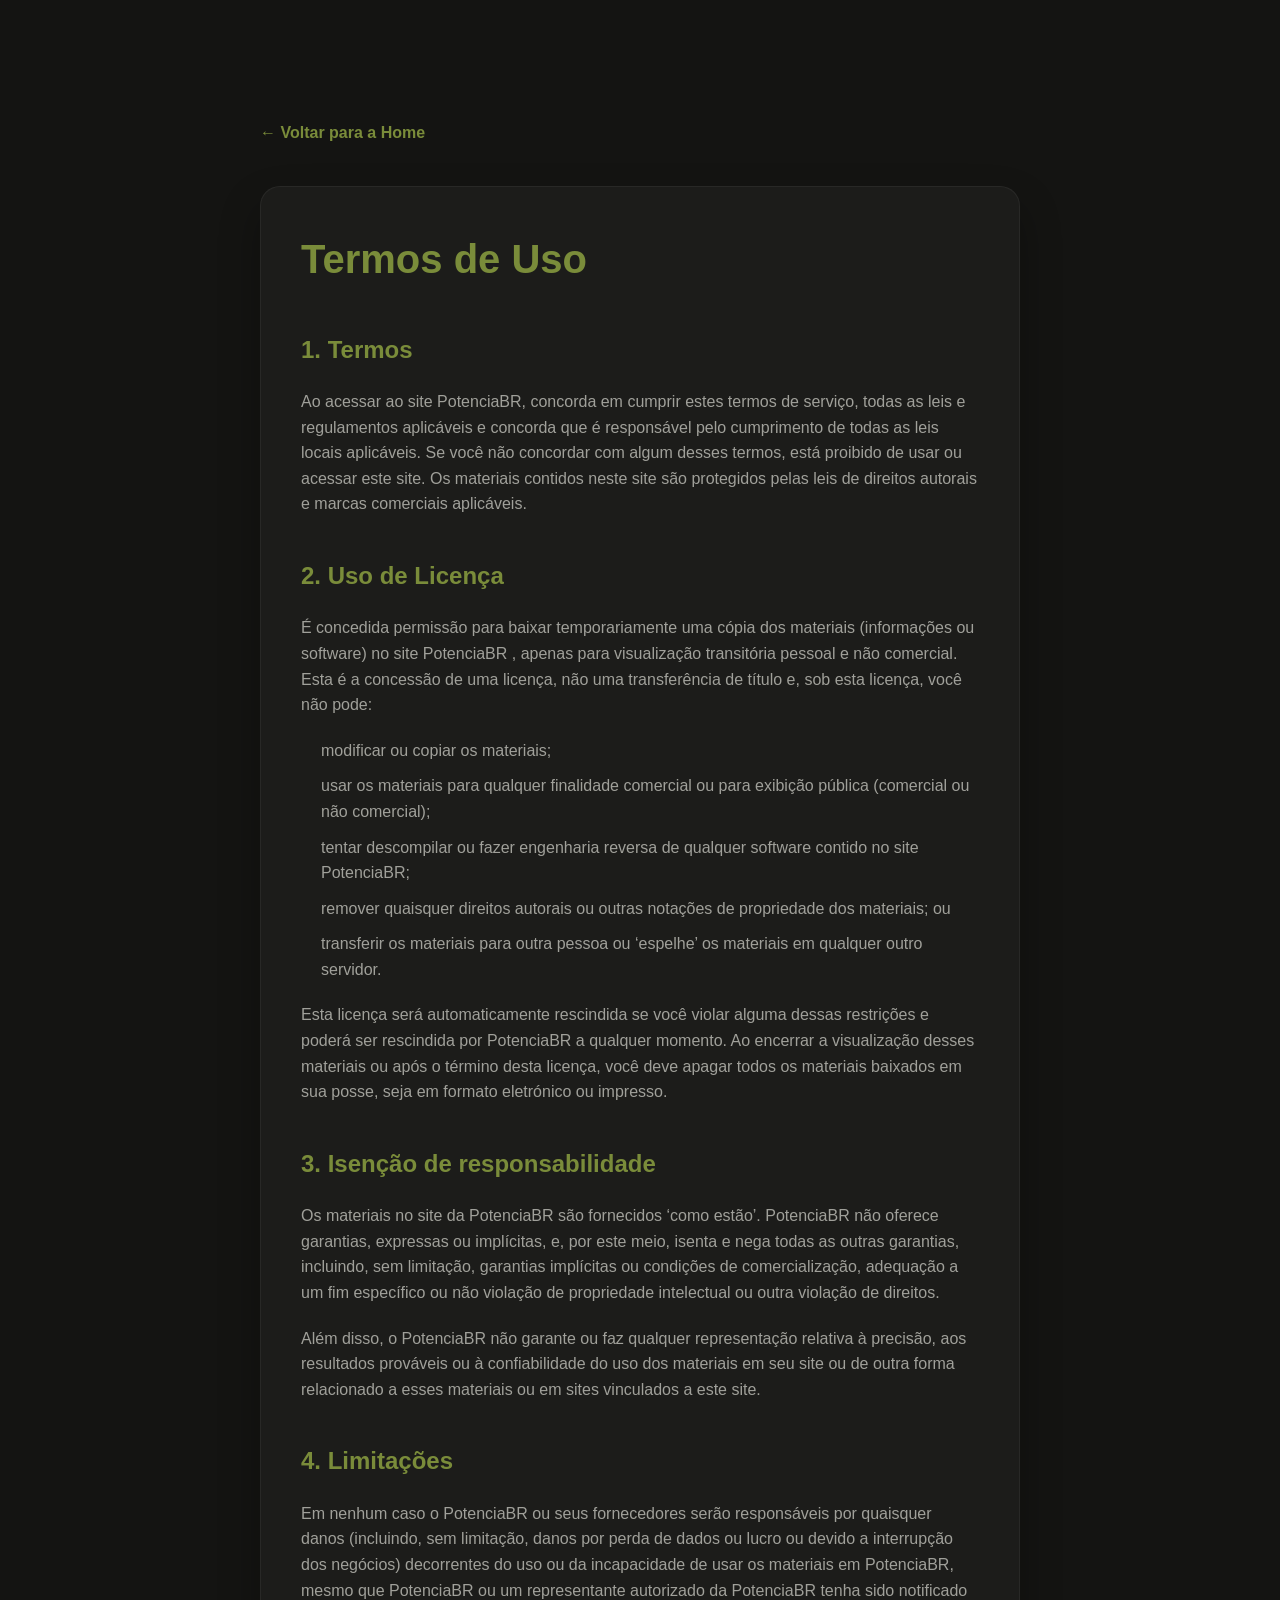
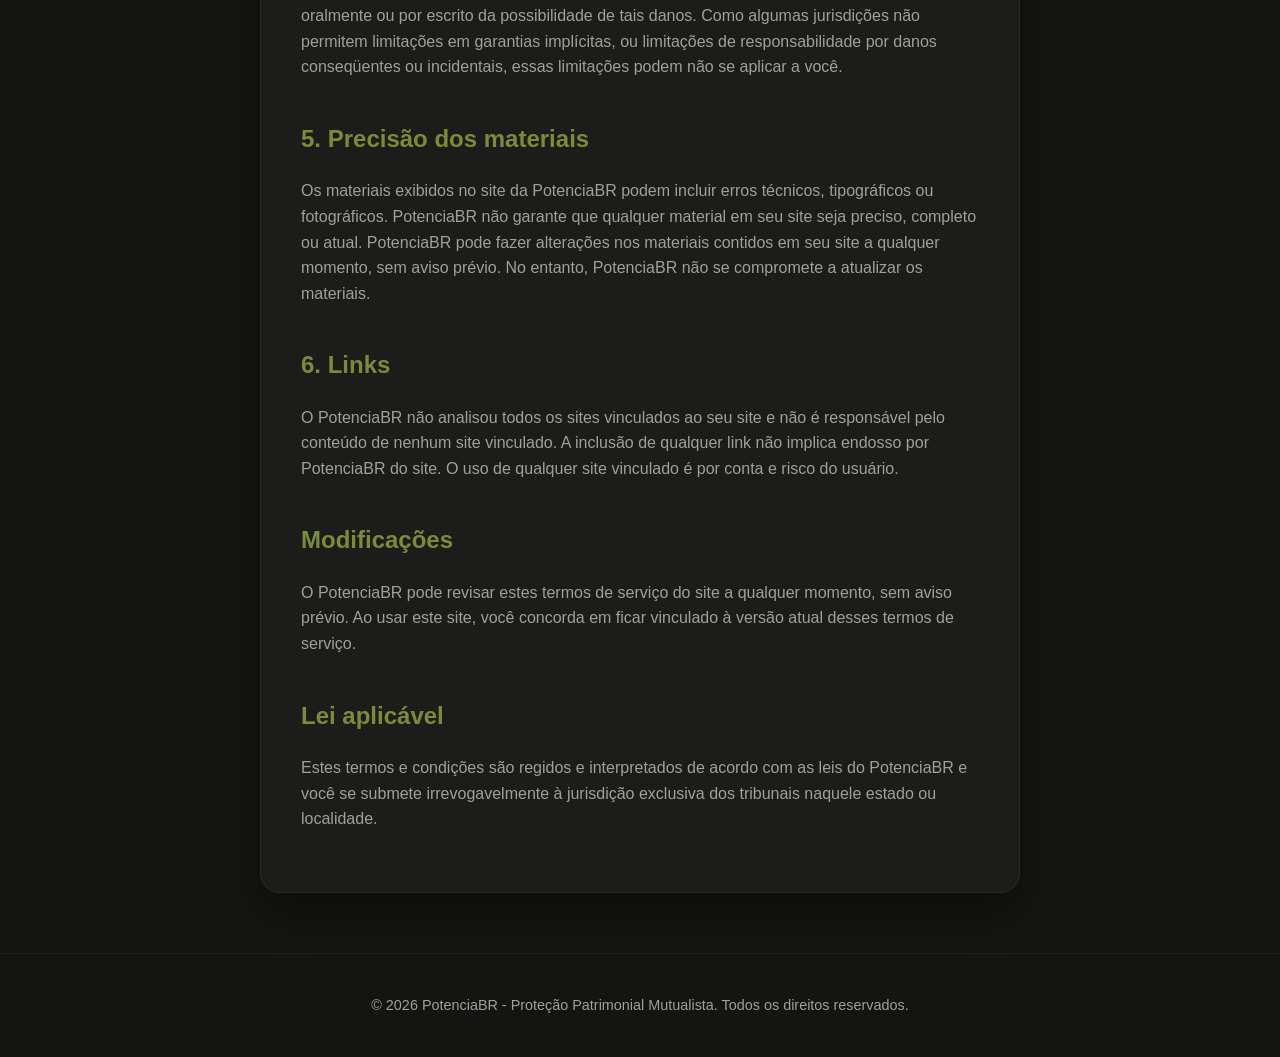
<file: termo-de-uso.html>
<!DOCTYPE html>
<html lang="pt-BR">

<head>
  <meta charset="UTF-8" />
  <meta name="viewport" content="width=device-width, initial-scale=1.0" />
  <title>Termos de Uso | PotenciaBR</title>
  <link rel="stylesheet" href="css/styles.css" />
  <style>
    :root {
      --olive: #7A8C3A;
      --dark-bg: #141412;
      --card-bg: #1C1C1A;
      --text-main: #FFFFFF;
      --text-muted: #A0A09A;
    }

    body {
      background-color: var(--dark-bg);
      color: var(--text-main);
      font-family: 'Inter', sans-serif;
      line-height: 1.6;
      margin: 0;
      padding: 0;
    }

    .legal-page {
      max-width: 800px;
      margin: 120px auto 60px;
      padding: 0 20px;
    }

    .legal-card {
      background: var(--card-bg);
      padding: 40px;
      border-radius: 20px;
      border: 1px solid rgba(255, 255, 255, 0.05);
      box-shadow: 0 20px 40px rgba(0, 0, 0, 0.3);
    }

    h1 {
      font-size: 2.5rem;
      margin-bottom: 30px;
      color: var(--olive);
    }

    h2 {
      font-size: 1.5rem;
      margin-top: 40px;
      margin-bottom: 20px;
      color: var(--olive);
    }

    p {
      margin-bottom: 20px;
      color: var(--text-muted);
    }

    ul {
      margin-bottom: 20px;
      padding-left: 20px;
    }

    li {
      margin-bottom: 10px;
      color: var(--text-muted);
    }

    .back-home {
      display: inline-block;
      margin-bottom: 40px;
      color: var(--olive);
      text-decoration: none;
      font-weight: 600;
      transition: opacity 0.3s;
    }

    .back-home:hover {
      opacity: 0.8;
    }

    footer {
        text-align: center;
        padding: 40px 20px;
        color: var(--text-muted);
        font-size: 0.9rem;
        border-top: 1px solid rgba(255, 255, 255, 0.05);
    }
  </style>
</head>

<body>
  <div class="legal-page">
    <a href="index.html" class="back-home">← Voltar para a Home</a>
    
    <div class="legal-card">
      <h1>Termos de Uso</h1>

      <h2>1. Termos</h2>
      <p>Ao acessar ao site PotenciaBR, concorda em cumprir estes termos de serviço, todas as leis e regulamentos aplicáveis e concorda que é responsável pelo cumprimento de todas as leis locais aplicáveis. Se você não concordar com algum desses termos, está proibido de usar ou acessar este site. Os materiais contidos neste site são protegidos pelas leis de direitos autorais e marcas comerciais aplicáveis.</p>

      <h2>2. Uso de Licença</h2>
      <p>É concedida permissão para baixar temporariamente uma cópia dos materiais (informações ou software) no site PotenciaBR , apenas para visualização transitória pessoal e não comercial. Esta é a concessão de uma licença, não uma transferência de título e, sob esta licença, você não pode:</p>
      <ul>
        <li>modificar ou copiar os materiais;</li>
        <li>usar os materiais para qualquer finalidade comercial ou para exibição pública (comercial ou não comercial);</li>
        <li>tentar descompilar ou fazer engenharia reversa de qualquer software contido no site PotenciaBR;</li>
        <li>remover quaisquer direitos autorais ou outras notações de propriedade dos materiais; ou</li>
        <li>transferir os materiais para outra pessoa ou ‘espelhe’ os materiais em qualquer outro servidor.</li>
      </ul>
      <p>Esta licença será automaticamente rescindida se você violar alguma dessas restrições e poderá ser rescindida por PotenciaBR a qualquer momento. Ao encerrar a visualização desses materiais ou após o término desta licença, você deve apagar todos os materiais baixados em sua posse, seja em formato eletrónico ou impresso.</p>

      <h2>3. Isenção de responsabilidade</h2>
      <p>Os materiais no site da PotenciaBR são fornecidos ‘como estão’. PotenciaBR não oferece garantias, expressas ou implícitas, e, por este meio, isenta e nega todas as outras garantias, incluindo, sem limitação, garantias implícitas ou condições de comercialização, adequação a um fim específico ou não violação de propriedade intelectual ou outra violação de direitos.</p>
      <p>Além disso, o PotenciaBR não garante ou faz qualquer representação relativa à precisão, aos resultados prováveis ou à confiabilidade do uso dos materiais em seu site ou de outra forma relacionado a esses materiais ou em sites vinculados a este site.</p>

      <h2>4. Limitações</h2>
      <p>Em nenhum caso o PotenciaBR ou seus fornecedores serão responsáveis por quaisquer danos (incluindo, sem limitação, danos por perda de dados ou lucro ou devido a interrupção dos negócios) decorrentes do uso ou da incapacidade de usar os materiais em PotenciaBR, mesmo que PotenciaBR ou um representante autorizado da PotenciaBR tenha sido notificado oralmente ou por escrito da possibilidade de tais danos. Como algumas jurisdições não permitem limitações em garantias implícitas, ou limitações de responsabilidade por danos conseqüentes ou incidentais, essas limitações podem não se aplicar a você.</p>

      <h2>5. Precisão dos materiais</h2>
      <p>Os materiais exibidos no site da PotenciaBR podem incluir erros técnicos, tipográficos ou fotográficos. PotenciaBR não garante que qualquer material em seu site seja preciso, completo ou atual. PotenciaBR pode fazer alterações nos materiais contidos em seu site a qualquer momento, sem aviso prévio. No entanto, PotenciaBR não se compromete a atualizar os materiais.</p>

      <h2>6. Links</h2>
      <p>O PotenciaBR não analisou todos os sites vinculados ao seu site e não é responsável pelo conteúdo de nenhum site vinculado. A inclusão de qualquer link não implica endosso por PotenciaBR do site. O uso de qualquer site vinculado é por conta e risco do usuário.</p>

      <h2>Modificações</h2>
      <p>O PotenciaBR pode revisar estes termos de serviço do site a qualquer momento, sem aviso prévio. Ao usar este site, você concorda em ficar vinculado à versão atual desses termos de serviço.</p>

      <h2>Lei aplicável</h2>
      <p>Estes termos e condições são regidos e interpretados de acordo com as leis do PotenciaBR e você se submete irrevogavelmente à jurisdição exclusiva dos tribunais naquele estado ou localidade.</p>
    </div>
  </div>

  <footer>
    &copy; 2026 PotenciaBR - Proteção Patrimonial Mutualista. Todos os direitos reservados.
  </footer>
</body>

</html>
</file>
<file: css/styles.css>
/* ============================================================
   POTÊNCIA BR – PREMIUM VEHICLE PROTECTION
   Main Stylesheet v1.0
   ============================================================ */

/* ---------- CSS VARIABLES – Corporate Light Mode ---------- */
:root {
  /* ─ Backgrounds (Light Corporate) ──────────────────── */
  --navy: #F5F5F1;
  /* page background */
  --navy-mid: #EAEAE6;
  /* alternate section */
  --navy-light: #D8D8D4;
  /* input track / dividers */
  --navy-card: #FFFFFF;
  /* card surface */
  /* ─ Brand Olive (Darker for Contrast) ───────── */
  --cyan: #7A8C3A;
  --cyan-dim: rgba(94, 105, 57, 0.09);
  --cyan-glow: rgba(94, 105, 57, 0.22);
  /* ─ CTA Amber (dark for light bg) ───────────────── */
  --amber: #C07D00;
  --amber-dim: rgba(192, 125, 0, 0.1);
  --amber-glow: rgba(192, 125, 0, 0.22);
  /* ─ Secondary text ───────────────────────────── */
  --platinum: #6A6A68;
  /* ─ Text colors (DARK on light bg) ───────────────── */
  --white: #373435;
  --white-dim: rgba(28, 28, 26, 0.96);
  --white-muted: rgba(28, 28, 26, 0.88);
  /* ─ Cards & Surfaces ──────────────────────────── */
  --glass-bg: #FFFFFF;
  --glass-border: #E0E0DC;
  --glass-blur: 0px;
  /* ─ Shadows (clean, professional) ───────────────── */
  --shadow-cyan: 0 2px 16px rgba(0, 0, 0, 0.07), 0 1px 4px rgba(0, 0, 0, 0.04);
  --shadow-card: 0 1px 8px rgba(0, 0, 0, 0.06), 0 2px 20px rgba(0, 0, 0, 0.03);
  /* ─ Shape & Motion ────────────────────────────── */
  --radius-sm: 6px;
  --radius-md: 10px;
  --radius-lg: 14px;
  --radius-xl: 22px;
  --transition: all 0.25s cubic-bezier(0.4, 0, 0.2, 1);
  --font-head: 'Sora', sans-serif;
  /* drop Orbitron for corporate */
  --font-body: 'Inter', sans-serif;
}

/* ---------- RESET & BASE ---------- */
*,
*::before,
*::after {
  box-sizing: border-box;
  margin: 0;
  padding: 0;
}

html {
  scroll-behavior: smooth;
  font-size: 16px;
}

body {
  background-color: var(--navy);
  color: var(--white);
  font-family: var(--font-body);
  line-height: 1.65;
  overflow-x: hidden;
  -webkit-font-smoothing: antialiased;
}

a {
  color: inherit;
  text-decoration: none;
  transition: var(--transition);
}

img,
svg {
  display: block;
  max-width: 100%;
}

button {
  cursor: pointer;
  border: none;
  background: none;
  font-family: inherit;
}

ul {
  list-style: none;
}

input,
select,
textarea {
  font-family: inherit;
}

.container {
  width: 100%;
  max-width: 1200px;
  margin: 0 auto;
  padding: 0 24px;
}

.mt-24 {
  margin-top: 24px;
}

/* ---------- SOLID CORPORATE CARD ---------- */
.glass-card {
  background: var(--glass-bg);
  backdrop-filter: none;
  -webkit-backdrop-filter: none;
  border: 1px solid var(--glass-border);
  border-radius: var(--radius-lg);
  box-shadow: var(--shadow-card);
}

/* ---------- GRADIENT TEXT ---------- */
.gradient-text {
  background: linear-gradient(135deg, #7A8C3A 0%, #9AB14B 60%, #8BA142 100%);
  -webkit-background-clip: text;
  -webkit-text-fill-color: transparent;
  background-clip: text;
}

/* ---------- SECTION COMMONS ---------- */
section {
  padding: 100px 0;
  position: relative;
  overflow: hidden;
  content-visibility: auto;
  contain-intrinsic-size: 0 500px;
}

.section-header {
  text-align: center;
  margin-bottom: 60px;
}

.section-tag {
  display: inline-block;
  padding: 6px 18px;
  background: var(--cyan-dim);
  border: 1px solid var(--cyan-glow);
  border-radius: 50px;
  color: var(--cyan);
  font-size: 0.78rem;
  font-weight: 600;
  letter-spacing: 0.12em;
  text-transform: uppercase;
  margin-bottom: 18px;
}

.section-title {
  font-family: var(--font-head);
  font-size: clamp(1.8rem, 4vw, 2.8rem);
  font-weight: 700;
  line-height: 1.2;
  margin-bottom: 16px;
  color: var(--white);
}

.section-desc {
  font-size: 1.05rem;
  color: var(--white-dim);
  max-width: 600px;
  margin: 0 auto;
}

/* ============================================================
   BUTTONS
   ============================================================ */
.btn {
  display: inline-flex;
  align-items: center;
  gap: 10px;
  padding: 14px 28px;
  border-radius: 50px;
  font-weight: 600;
  font-size: 0.95rem;
  letter-spacing: 0.03em;
  transition: var(--transition);
  cursor: pointer;
  border: none;
  text-align: center;
  justify-content: center;
  white-space: nowrap;
}

.btn-lg {
  padding: 16px 36px;
  font-size: 1rem;
}

.btn-xl {
  padding: 18px 42px;
  font-size: 1.08rem;
  font-weight: 700;
}

.btn-full {
  width: 100%;
}

.btn-primary {
  background: var(--cyan);
  color: #FFFFFF;
  box-shadow: none;
  font-weight: 600;
}

.btn-primary:hover {
  background: #8BA142;
  transform: translateY(-1px);
  box-shadow: 0 4px 14px rgba(127, 140, 77, 0.3);
  filter: none;
}

.btn-amber {
  background: var(--amber);
  color: #FFFFFF;
  box-shadow: none;
  font-weight: 700;
}

.btn-amber:hover {
  background: #A56C00;
  transform: translateY(-1px);
  box-shadow: 0 4px 14px rgba(192, 125, 0, 0.25);
  filter: none;
}

.btn-ghost {
  background: transparent;
  color: var(--cyan);
  border: 1.5px solid var(--cyan-glow);
}

.btn-ghost:hover {
  border-color: var(--cyan);
  color: #FFFFFF;
  background: var(--cyan);
  transform: translateY(-1px);
}

.pulse-glow {
  animation: pulseGlow 2.5s ease-in-out infinite;
}

/* ============================================================
   NAVBAR
   ============================================================ */
.navbar {
  position: fixed;
  top: 0;
  left: 0;
  right: 0;
  z-index: 1000;
  padding: 16px 0;
  transition: var(--transition);
}

.navbar.scrolled {
  background: rgba(255, 255, 255, 0.97);
  backdrop-filter: blur(16px);
  -webkit-backdrop-filter: blur(16px);
  border-bottom: 1px solid #E0E0DC;
  padding: 10px 0;
  box-shadow: 0 2px 16px rgba(0, 0, 0, 0.07);
}

.nav-inner {
  display: flex;
  align-items: center;
  justify-content: space-between;
  gap: 32px;
}

.nav-logo {
  display: flex;
  align-items: center;
  gap: 10px;
  font-family: var(--font-head);
  font-weight: 700;
  font-size: 1.3rem;
  letter-spacing: 0.06em;
}

.logo-icon {
  width: 36px;
  height: 36px;
  background: linear-gradient(135deg, #9AB14B, #7A8C3A);
  border-radius: 8px;
  display: flex;
  align-items: center;
  justify-content: center;
  color: #F0F0F0;
  font-size: 1rem;
}

.logo-text {
  color: var(--white);
}

.logo-accent {
  color: var(--cyan);
}

.nav-links {
  display: flex;
  gap: 32px;
  align-items: center;
}

.nav-links a {
  font-size: 0.9rem;
  font-weight: 500;
  color: var(--white-dim);
  position: relative;
}

.nav-links a::after {
  content: '';
  position: absolute;
  bottom: -4px;
  left: 0;
  width: 0;
  height: 2px;
  background: var(--cyan);
  transition: var(--transition);
  border-radius: 2px;
}

.nav-links a:hover {
  color: var(--cyan);
}

.nav-links a:hover::after {
  width: 100%;
}

.nav-actions {
  display: flex;
  align-items: center;
  gap: 16px;
}

.nav-cta {
  padding: 10px 22px;
  font-size: 0.9rem;
}

.nav-hamburger {
  display: none;
  flex-direction: column;
  gap: 5px;
  padding: 4px;
  background: none;
  border: none;
  cursor: pointer;
}

.nav-hamburger span {
  display: block;
  width: 24px;
  height: 2px;
  background: var(--white);
  border-radius: 2px;
  transition: var(--transition);
}

/* ============================================================
   HERO SECTION
   ============================================================ */
.hero {
  min-height: 100vh;
  display: flex;
  align-items: center;
  position: relative;
  padding: 140px 0 80px;
  overflow: hidden;
}

.hero-bg-grid {
  position: absolute;
  inset: 0;
  background-image:
    linear-gradient(rgba(127, 140, 77, 0.05) 1px, transparent 1px),
    linear-gradient(90deg, rgba(127, 140, 77, 0.05) 1px, transparent 1px);
  background-size: 64px 64px;
  z-index: 0;
}

.hero-orbs {
  position: absolute;
  inset: 0;
  z-index: 0;
  pointer-events: none;
}

.orb {
  position: absolute;
  border-radius: 50%;
  filter: blur(80px);
  opacity: 0.35;
}

.orb-1 {
  width: 600px;
  height: 600px;
  background: radial-gradient(circle, rgba(127, 140, 77, 0.22) 0%, transparent 70%);
  top: -200px;
  right: -100px;
}

.orb-2 {
  width: 400px;
  height: 400px;
  background: radial-gradient(circle, rgba(255, 184, 0, 0.12) 0%, transparent 70%);
  bottom: -100px;
  left: -50px;
}

.orb-3 {
  width: 300px;
  height: 300px;
  background: radial-gradient(circle, rgba(90, 102, 53, 0.2) 0%, transparent 70%);
  top: 40%;
  left: 40%;
}

.hero-inner {
  display: grid;
  grid-template-columns: 1fr 1fr;
  gap: 60px;
  align-items: center;
  position: relative;
  z-index: 1;
}

.hero-content {
  display: flex;
  flex-direction: column;
  gap: 28px;
}

.hero-badge {
  display: inline-flex;
  align-items: center;
  gap: 8px;
  padding: 8px 18px;
  background: var(--cyan-dim);
  border: 1px solid var(--cyan-glow);
  border-radius: 50px;
  color: var(--cyan);
  font-size: 0.82rem;
  font-weight: 600;
  width: fit-content;
  animation: fadeInDown 0.8s ease;
}

.hero-badge i {
  font-size: 0.9rem;
}

.hero-title {
  font-family: var(--font-head);
  font-size: clamp(2rem, 5vw, 3.4rem);
  font-weight: 900;
  line-height: 1.12;
  letter-spacing: -0.02em;
  color: var(--white);
  animation: fadeInUp 0.9s ease 0.1s both;
}

.hero-subtitle {
  font-size: 1.1rem;
  color: var(--white-dim);
  max-width: 520px;
  animation: fadeInUp 0.9s ease 0.2s both;
}

.hero-subtitle strong {
  color: var(--cyan);
}

.hero-ctas {
  display: flex;
  gap: 16px;
  flex-wrap: wrap;
  animation: fadeInUp 0.9s ease 0.3s both;
}

.hero-stats {
  display: flex;
  gap: 16px;
  flex-wrap: wrap;
  animation: fadeInUp 0.9s ease 0.4s both;
}

.stat-pill {
  display: flex;
  flex-direction: column;
  align-items: center;
  padding: 12px 20px;
  background: var(--glass-bg);
  border: 1px solid var(--glass-border);
  border-radius: var(--radius-md);
  backdrop-filter: blur(12px);
  min-width: 72px;
}

.stat-num {
  font-family: var(--font-head);
  font-size: 1.2rem;
  font-weight: 700;
  color: var(--cyan);
  line-height: 1;
}

.stat-label {
  font-size: 0.7rem;
  color: var(--white-muted);
  font-weight: 500;
  text-transform: uppercase;
  letter-spacing: 0.06em;
  margin-top: 4px;
}

/* Hero Visual */
.hero-visual {
  display: flex;
  align-items: center;
  justify-content: center;
  position: relative;
}

.car-shield-wrapper {
  position: relative;
  width: 380px;
  height: 380px;
  display: flex;
  align-items: center;
  justify-content: center;
}

.shield-ring {
  position: absolute;
  border-radius: 50%;
  border: 1px solid;
  animation: ringPulse 3s ease-in-out infinite;
}

.ring-1 {
  width: 340px;
  height: 340px;
  border-color: rgba(127, 140, 77, 0.35);
  animation-delay: 0s;
}

.ring-2 {
  width: 280px;
  height: 280px;
  border-color: rgba(127, 140, 77, 0.22);
  animation-delay: 0.8s;
}

.ring-3 {
  width: 220px;
  height: 220px;
  border-color: rgba(127, 140, 77, 0.12);
  animation-delay: 1.6s;
}

.car-card {
  position: relative;
  z-index: 2;
  padding: 28px 24px;
  width: 240px;
  animation: floatCard 4s ease-in-out infinite;
}

.car-icon-big {
  position: relative;
  font-size: 4rem;
  color: var(--cyan);
  text-align: center;
  margin-bottom: 20px;
}

.shield-overlay {
  position: absolute;
  top: -8px;
  right: 20px;
  font-size: 1.4rem;
  color: var(--amber);
  text-shadow: 0 0 12px var(--amber-glow);
}

.car-card-stats {
  display: flex;
  flex-direction: column;
  gap: 10px;
}

.ccs-item {
  display: flex;
  justify-content: space-between;
  align-items: center;
  font-size: 0.82rem;
}

.ccs-label {
  color: var(--white-muted);
}

.ccs-value {
  font-weight: 600;
}

.status-active {
  color: #6BBF7A;
}

.status-active i {
  font-size: 0.55rem;
  margin-right: 3px;
}

.text-cyan {
  color: var(--cyan);
}

.hero-scroll-hint {
  position: absolute;
  bottom: 32px;
  left: 50%;
  transform: translateX(-50%);
  display: flex;
  flex-direction: column;
  align-items: center;
  gap: 8px;
  color: var(--white-muted);
  font-size: 0.78rem;
  z-index: 1;
  animation: fadeInUp 1s ease 1s both;
}

.scroll-arrow {
  width: 32px;
  height: 32px;
  border: 1px solid rgba(127, 140, 77, 0.35);
  border-radius: 50%;
  display: flex;
  align-items: center;
  justify-content: center;
  color: var(--cyan);
  animation: bounceDown 2s ease infinite;
}

/* ============================================================
   TRUST BAR
   ============================================================ */
.trust-bar {
  background: linear-gradient(90deg, var(--navy-mid) 0%, var(--navy-light) 50%, var(--navy-mid) 100%);
  border-top: 1px solid var(--glass-border);
  border-bottom: 1px solid var(--glass-border);
  overflow: hidden;
  padding: 18px 0;
  position: relative;
  z-index: 2;
}

.trust-ticker-wrap {
  overflow: hidden;
}

.trust-ticker {
  display: flex;
  gap: 0;
  white-space: nowrap;
  animation: tickerScroll 32s linear infinite;
  will-change: transform;
}

.trust-ticker span {
  display: inline-flex;
  align-items: center;
  gap: 8px;
  padding: 0 40px;
  font-size: 0.88rem;
  font-weight: 600;
  color: var(--white-dim);
  letter-spacing: 0.04em;
}

.trust-ticker span i {
  color: var(--cyan);
  font-size: 0.9rem;
}

.trust-ticker:hover {
  animation-play-state: paused;
}

/* ============================================================
   BENEFITS / BENTO GRID
   ============================================================ */
.benefits {
  background: var(--navy);
}

.bento-grid {
  display: grid;
  grid-template-columns: repeat(3, 1fr);
  grid-template-rows: auto auto;
  gap: 20px;
}

.bento-card {
  position: relative;
  padding: 32px 28px;
  overflow: hidden;
  transition: var(--transition);
  cursor: default;
}

.bento-card:hover {
  transform: translateY(-6px);
  border-color: var(--cyan-glow);
  box-shadow: var(--shadow-cyan);
}

.bento-card:hover .bento-glow {
  opacity: 1;
}

.bento-large {
  grid-column: span 1;
  grid-row: span 2;
  background: linear-gradient(145deg, rgba(127, 140, 77, 0.07) 0%, var(--glass-bg) 100%);
}

.bento-wide {
  grid-column: span 2;
}

.bento-icon {
  width: 54px;
  height: 54px;
  background: var(--cyan-dim);
  border: 1px solid var(--cyan-glow);
  border-radius: var(--radius-md);
  display: flex;
  align-items: center;
  justify-content: center;
  font-size: 1.4rem;
  color: var(--cyan);
  margin-bottom: 18px;
  transition: var(--transition);
}

.bento-card:hover .bento-icon {
  background: var(--cyan);
  color: var(--navy);
  box-shadow: 0 0 20px var(--cyan-glow);
}

.bento-card h3 {
  font-family: var(--font-head);
  font-size: 1.05rem;
  font-weight: 700;
  color: var(--white);
  margin-bottom: 10px;
  letter-spacing: 0.02em;
}

.bento-card p {
  font-size: 0.92rem;
  color: var(--white-muted);
  line-height: 1.6;
}

.bento-badge {
  display: inline-block;
  margin-top: 16px;
  padding: 5px 14px;
  background: var(--cyan-dim);
  border: 1px solid var(--cyan);
  border-radius: 50px;
  color: var(--cyan);
  font-size: 0.78rem;
  font-weight: 700;
  letter-spacing: 0.06em;
}

.bento-badge.amber {
  background: var(--amber-dim);
  border-color: var(--amber);
  color: var(--amber);
}

.bento-glow {
  position: absolute;
  inset: 0;
  background: radial-gradient(circle at 30% 30%, rgba(127, 140, 77, 0.07) 0%, transparent 60%);
  opacity: 0;
  transition: opacity 0.4s ease;
  pointer-events: none;
  border-radius: inherit;
}

/* ============================================================
   COMPARISON
   ============================================================ */
.comparison {
  background: var(--navy-mid);
}

.comparison-grid {
  display: grid;
  grid-template-columns: 1fr auto 1fr;
  gap: 0;
  align-items: center;
  max-width: 900px;
  margin: 0 auto;
}

.comp-card {
  padding: 40px 36px;
  border-radius: var(--radius-xl);
}

.comp-old {
  background: #F5F5F1;
  border: 1px solid #E0E0DC;
}

.comp-new {
  background: linear-gradient(145deg, rgba(127, 140, 77, 0.08) 0%, var(--glass-bg) 100%);
  border-color: var(--cyan-glow);
  box-shadow: var(--shadow-cyan);
  transform: scale(1.03);
}

.comp-header {
  text-align: center;
  margin-bottom: 32px;
}

.comp-icon {
  width: 60px;
  height: 60px;
  border-radius: var(--radius-md);
  display: flex;
  align-items: center;
  justify-content: center;
  font-size: 1.6rem;
  margin: 0 auto 14px;
}

.comp-icon.old {
  background: rgba(255, 255, 255, 0.06);
  color: rgba(255, 255, 255, 0.4);
}

.comp-icon.new {
  background: var(--cyan-dim);
  color: var(--cyan);
  border: 1px solid var(--cyan-glow);
}

.comp-header h3 {
  font-family: var(--font-head);
  font-size: 1.1rem;
  font-weight: 700;
  margin-bottom: 8px;
}

.comp-tag {
  display: inline-block;
  padding: 4px 12px;
  border-radius: 50px;
  font-size: 0.75rem;
  font-weight: 600;
  letter-spacing: 0.06em;
  text-transform: uppercase;
}

.old-tag {
  background: rgba(255, 255, 255, 0.06);
  color: var(--white-muted);
}

.new-tag {
  background: var(--cyan-dim);
  color: var(--cyan);
  border: 1px solid var(--cyan-glow);
}

.comp-list {
  display: flex;
  flex-direction: column;
  gap: 13px;
}

.comp-list li {
  display: flex;
  align-items: center;
  gap: 10px;
  font-size: 0.92rem;
  line-height: 1.4;
}

.comp-list li i {
  font-size: 0.85rem;
  flex-shrink: 0;
  width: 18px;
  text-align: center;
}

.comp-list li.bad {
  color: var(--white-muted);
}

.comp-list li.bad i {
  color: #C0524D;
}

.comp-list li.good {
  color: var(--white);
}

.comp-list li.good i {
  color: var(--cyan);
}

.comp-vs {
  display: flex;
  flex-direction: column;
  align-items: center;
  padding: 0 24px;
  gap: 16px;
}

.vs-circle {
  width: 52px;
  height: 52px;
  background: linear-gradient(135deg, var(--navy-light), var(--navy-card));
  border: 2px solid var(--glass-border);
  border-radius: 50%;
  display: flex;
  align-items: center;
  justify-content: center;
  font-family: var(--font-head);
  font-size: 0.85rem;
  font-weight: 700;
  color: var(--white-muted);
  z-index: 1;
}

.vs-line {
  width: 1px;
  height: 200px;
  background: var(--glass-border);
}

/* ============================================================
   CALCULATOR
   ============================================================ */
.calculator {
  background: var(--navy);
}

.calc-wrapper {
  max-width: 940px;
  margin: 0 auto;
}

.calc-card {
  display: grid;
  grid-template-columns: 1fr 1fr;
  gap: 48px;
  padding: 48px;
}

.calc-label {
  display: block;
  font-size: 0.88rem;
  font-weight: 600;
  color: var(--white-dim);
  margin-bottom: 16px;
  text-transform: uppercase;
  letter-spacing: 0.08em;
}

.calc-slider-wrap {
  position: relative;
  margin-bottom: 20px;
  padding: 8px 0;
}

.calc-slider {
  width: 100%;
  -webkit-appearance: none;
  appearance: none;
  height: 6px;
  border-radius: 3px;
  background: var(--navy-light);
  outline: none;
  cursor: pointer;
  position: relative;
  z-index: 1;
}

.calc-slider::-webkit-slider-thumb {
  -webkit-appearance: none;
  width: 22px;
  height: 22px;
  border-radius: 50%;
  background: linear-gradient(135deg, #A8B57A, #7F8C4D);
  cursor: pointer;
  box-shadow: 0 0 10px var(--cyan-glow);
  transition: var(--transition);
}

.calc-slider::-webkit-slider-thumb:hover {
  transform: scale(1.2);
  box-shadow: 0 0 20px var(--cyan-glow);
}

.calc-slider::-moz-range-thumb {
  width: 22px;
  height: 22px;
  border-radius: 50%;
  background: linear-gradient(135deg, #A8B57A, #7F8C4D);
  cursor: pointer;
  box-shadow: 0 0 10px var(--cyan-glow);
  border: none;
}

.slider-track-fill {
  position: absolute;
  top: 50%;
  left: 0;
  transform: translateY(-50%);
  height: 6px;
  background: linear-gradient(90deg, #7F8C4D, #A8B57A);
  border-radius: 3px;
  pointer-events: none;
  transition: width 0.1s ease;
  z-index: 0;
}

.calc-value-display {
  display: flex;
  align-items: baseline;
  gap: 6px;
  margin-bottom: 8px;
}

.calc-currency {
  font-size: 1.4rem;
  font-weight: 600;
  color: var(--white-muted);
}

.calc-bignum {
  font-family: var(--font-head);
  font-size: 2.4rem;
  font-weight: 700;
  color: var(--cyan);
  line-height: 1;
  transition: var(--transition);
}

.calc-range-labels {
  display: flex;
  justify-content: space-between;
  font-size: 0.75rem;
  color: var(--white-muted);
  margin-bottom: 28px;
}

.calc-options {
  margin-bottom: 20px;
}

.calc-opt-label {
  display: block;
  font-size: 0.82rem;
  font-weight: 600;
  color: var(--white-muted);
  text-transform: uppercase;
  letter-spacing: 0.08em;
  margin-bottom: 10px;
}

.vehicle-type-btns {
  display: flex;
  gap: 10px;
}

.vtype-btn {
  display: flex;
  align-items: center;
  gap: 6px;
  padding: 9px 16px;
  background: var(--navy-light);
  border: 1px solid var(--glass-border);
  border-radius: var(--radius-md);
  color: var(--white-muted);
  font-size: 0.85rem;
  font-weight: 600;
  transition: var(--transition);
  cursor: pointer;
}

.vtype-btn.active,
.vtype-btn:hover {
  background: var(--cyan-dim);
  border-color: var(--cyan);
  color: var(--cyan);
}

.coverage-checks {
  display: flex;
  flex-direction: column;
  gap: 10px;
}

.check-opt {
  display: flex;
  align-items: center;
  gap: 10px;
  cursor: pointer;
  font-size: 0.9rem;
  color: var(--white-dim);
}

.check-opt input[type="checkbox"] {
  width: 18px;
  height: 18px;
  accent-color: var(--cyan);
  cursor: pointer;
}

.calc-result-card {
  height: 100%;
  display: flex;
  flex-direction: column;
  gap: 20px;
  justify-content: center;
}

.calc-result-label {
  font-size: 0.82rem;
  font-weight: 600;
  color: var(--white-muted);
  text-transform: uppercase;
  letter-spacing: 0.08em;
}

.calc-monthly {
  background: linear-gradient(135deg, rgba(127, 140, 77, 0.08), rgba(90, 102, 53, 0.05));
  border: 1px solid var(--cyan-glow);
  border-radius: var(--radius-lg);
  padding: 28px;
  text-align: center;
}

.calc-per {
  display: block;
  font-size: 0.82rem;
  color: var(--white-muted);
  margin-bottom: 8px;
}

.calc-price-row {
  display: flex;
  align-items: baseline;
  justify-content: center;
  gap: 4px;
}

.calc-brl {
  font-size: 1.4rem;
  font-weight: 600;
  color: var(--white-muted);
}

.calc-price-num {
  font-family: var(--font-head);
  font-size: 3.2rem;
  font-weight: 900;
  color: var(--cyan);
  line-height: 1;
  transition: all 0.3s ease;
}

.calc-period {
  font-size: 1rem;
  color: var(--white-muted);
}

.calc-savings {
  display: flex;
  align-items: center;
  gap: 10px;
  padding: 14px 18px;
  background: var(--amber-dim);
  border: 1px solid rgba(255, 184, 0, 0.3);
  border-radius: var(--radius-md);
  color: var(--amber);
  font-size: 0.88rem;
}

.calc-savings i {
  font-size: 1.1rem;
  flex-shrink: 0;
}

.calc-discount-badge {
  display: flex;
  align-items: center;
  gap: 8px;
  padding: 10px 16px;
  background: rgba(255, 184, 0, 0.1);
  border: 1px solid rgba(255, 184, 0, 0.25);
  border-radius: var(--radius-md);
  color: var(--amber);
  font-size: 0.85rem;
  font-weight: 600;
  justify-content: center;
}

.calc-cta {
  font-size: 1rem;
}

.calc-disclaimer {
  font-size: 0.72rem;
  color: var(--white-muted);
  text-align: center;
  line-height: 1.4;
}

/* ============================================================
   LEGAL / TRANSPARENCY
   ============================================================ */
.legal {
  background: var(--navy-mid);
}

.legal-grid {
  display: grid;
  grid-template-columns: 1fr 1fr;
  gap: 72px;
  align-items: center;
}

.legal-desc {
  font-size: 1rem;
  color: var(--white-dim);
  line-height: 1.75;
  margin: 20px 0 28px;
}

.legal-points {
  display: flex;
  flex-direction: column;
  gap: 20px;
  margin-bottom: 32px;
}

.legal-point {
  display: flex;
  gap: 16px;
  align-items: flex-start;
}

.lp-icon {
  width: 42px;
  height: 42px;
  flex-shrink: 0;
  background: var(--cyan-dim);
  border: 1px solid var(--cyan-glow);
  border-radius: var(--radius-sm);
  display: flex;
  align-items: center;
  justify-content: center;
  color: var(--cyan);
  font-size: 1rem;
  margin-top: 2px;
}

.legal-point strong {
  display: block;
  margin-bottom: 4px;
  font-weight: 600;
  color: var(--white);
}

.legal-point p {
  font-size: 0.88rem;
  color: var(--white-muted);
}

.legal-stats-grid {
  display: grid;
  grid-template-columns: repeat(2, 1fr);
  gap: 16px;
}

.ls-card {
  padding: 28px 20px;
  text-align: center;
}

.ls-num {
  font-family: var(--font-head);
  font-size: 2rem;
  font-weight: 700;
  margin-bottom: 8px;
  line-height: 1;
}

.ls-label {
  font-size: 0.82rem;
  color: var(--white-muted);
  line-height: 1.4;
}

/* ============================================================
   APP SECTION
   ============================================================ */
.app-section {
  background: var(--navy);
  overflow: hidden;
}

.app-grid {
  display: grid;
  grid-template-columns: 1fr 1fr;
  gap: 72px;
  align-items: center;
}

/* Phone Mockup */
.app-mockup {
  display: flex;
  justify-content: center;
  position: relative;
}

.phone-frame {
  width: 260px;
  height: 520px;
  background: linear-gradient(145deg, #1A1A1A, #0F0F0F);
  border-radius: 42px;
  border: 2px solid var(--glass-border);
  padding: 16px 14px;
  position: relative;
  box-shadow: 0 0 50px rgba(127, 140, 77, 0.15), 0 20px 60px rgba(0, 0, 0, 0.7);
  z-index: 2;
}

.phone-notch {
  width: 80px;
  height: 8px;
  background: var(--navy-card);
  border-radius: 4px;
  margin: 0 auto 14px;
}

.phone-screen {
  height: calc(100% - 30px);
  background: var(--navy-card);
  border-radius: 28px;
  overflow: hidden;
  display: flex;
  flex-direction: column;
}

.app-screen-header {
  display: flex;
  justify-content: space-between;
  align-items: center;
  padding: 14px 16px 10px;
  background: linear-gradient(135deg, rgba(127, 140, 77, 0.12), rgba(30, 25, 15, 0.2));
  border-bottom: 1px solid var(--glass-border);
}

.app-logo-sm {
  font-size: 0.78rem;
  font-weight: 700;
  color: var(--cyan);
  display: flex;
  align-items: center;
  gap: 5px;
}

.app-notif {
  color: var(--white-muted);
  font-size: 0.85rem;
}

.app-screen-body {
  flex: 1;
  padding: 14px 12px;
  display: flex;
  flex-direction: column;
  gap: 12px;
  overflow: hidden;
}

.app-status-card {
  background: linear-gradient(135deg, rgba(127, 140, 77, 0.1), rgba(30, 25, 15, 0.12));
  border: 1px solid var(--glass-border);
  border-radius: 12px;
  padding: 12px;
  display: flex;
  align-items: center;
  gap: 10px;
}

.app-car-icon {
  font-size: 1.8rem;
  color: var(--cyan);
}

.app-status-info {
  display: flex;
  flex-direction: column;
  gap: 2px;
}

.app-status-label {
  font-size: 0.68rem;
  color: var(--white-muted);
}

.app-status-val {
  font-size: 0.78rem;
  font-weight: 700;
}

.app-status-val.on {
  color: var(--cyan);
}

.app-quick-actions {
  display: grid;
  grid-template-columns: repeat(4, 1fr);
  gap: 6px;
}

.aqa-item {
  display: flex;
  flex-direction: column;
  align-items: center;
  gap: 4px;
  padding: 8px 4px;
  border-radius: 10px;
  font-size: 0.6rem;
  font-weight: 600;
  cursor: pointer;
  transition: var(--transition);
}

.aqa-item i {
  font-size: 1.1rem;
}

.aqa-item.cyan {
  background: rgba(127, 140, 77, 0.14);
  color: var(--cyan);
  border: 1px solid rgba(127, 140, 77, 0.28);
}

.aqa-item.amber {
  background: rgba(255, 184, 0, 0.12);
  color: var(--amber);
  border: 1px solid rgba(255, 184, 0, 0.2);
}

.aqa-item.purple {
  background: rgba(161, 100, 255, 0.12);
  color: #A164FF;
  border: 1px solid rgba(161, 100, 255, 0.2);
}

.aqa-item.green {
  background: rgba(0, 255, 148, 0.12);
  color: #00FF94;
  border: 1px solid rgba(0, 255, 148, 0.2);
}

.app-recent {
  display: flex;
  flex-direction: column;
  gap: 6px;
}

.app-recent-label {
  font-size: 0.65rem;
  color: var(--white-muted);
  text-transform: uppercase;
  letter-spacing: 0.08em;
}

.app-recent-item {
  display: flex;
  align-items: center;
  gap: 6px;
  font-size: 0.68rem;
  color: var(--white-dim);
  padding: 7px 10px;
  background: rgba(255, 255, 255, 0.04);
  border-radius: 8px;
}

.app-recent-item i {
  color: var(--cyan);
  font-size: 0.7rem;
}

.phone-glow {
  position: absolute;
  bottom: -40px;
  left: 50%;
  transform: translateX(-50%);
  width: 200px;
  height: 80px;
  background: #7F8C4D;
  filter: blur(45px);
  opacity: 0.25;
  border-radius: 50%;
}

/* App Content */
.app-desc {
  font-size: 1rem;
  color: var(--white-dim);
  line-height: 1.75;
  margin: 20px 0 24px;
}

.app-features {
  display: flex;
  flex-direction: column;
  gap: 12px;
  margin-bottom: 32px;
}

.app-features li {
  display: flex;
  align-items: center;
  gap: 12px;
  font-size: 0.95rem;
  color: var(--white);
}

.app-features li i {
  color: var(--cyan);
  font-size: 0.95rem;
  flex-shrink: 0;
}

.app-store-btns {
  display: flex;
  gap: 14px;
  flex-wrap: wrap;
}

.store-btn {
  display: flex;
  align-items: center;
  gap: 14px;
  padding: 14px 22px;
  transition: var(--transition);
}

.store-btn:hover {
  transform: translateY(-3px);
  border-color: var(--cyan);
}

.store-btn i {
  font-size: 1.6rem;
  color: var(--white);
}

.store-sub {
  display: block;
  font-size: 0.72rem;
  color: var(--white-muted);
}

.store-name {
  display: block;
  font-size: 0.95rem;
  font-weight: 700;
  color: var(--white);
}

/* ============================================================
   TESTIMONIALS
   ============================================================ */
.testimonials {
  background: var(--navy-mid);
}

.testimonials-slider {
  position: relative;
  overflow: hidden;
}

.testi-track {
  display: flex;
  gap: 24px;
  transition: transform 0.5s cubic-bezier(0.4, 0, 0.2, 1);
  will-change: transform;
}

.testi-card {
  flex: 0 0 calc(33.333% - 16px);
  padding: 36px 32px;
  position: relative;
  transition: var(--transition);
}

.testi-card:hover {
  transform: translateY(-6px);
  border-color: var(--cyan-glow);
  box-shadow: var(--shadow-cyan);
}

.testi-quote {
  color: var(--cyan);
  font-size: 2rem;
  opacity: 0.5;
  margin-bottom: 16px;
}

.testi-text {
  font-size: 0.95rem;
  color: var(--white-dim);
  line-height: 1.75;
  margin-bottom: 24px;
  font-style: italic;
}

.testi-author {
  display: flex;
  align-items: center;
  gap: 14px;
}

.testi-avatar {
  width: 46px;
  height: 46px;
  border-radius: 50%;
  background: linear-gradient(135deg, #7F8C4D, #5A6635);
  display: flex;
  align-items: center;
  justify-content: center;
  font-size: 0.8rem;
  font-weight: 700;
  color: #F0F0F0;
  flex-shrink: 0;
}

.testi-author strong {
  display: block;
  font-size: 0.92rem;
  color: var(--white);
}

.testi-author span {
  font-size: 0.78rem;
  color: var(--white-muted);
}

.testi-stars {
  margin-left: auto;
  color: var(--amber);
  font-size: 0.75rem;
  display: flex;
  gap: 2px;
}

.testi-controls {
  display: flex;
  align-items: center;
  justify-content: center;
  gap: 20px;
  margin-top: 36px;
}

.testi-btn {
  width: 46px;
  height: 46px;
  border-radius: 50%;
  background: var(--navy-light);
  border: 1px solid var(--glass-border);
  color: var(--white);
  font-size: 0.9rem;
  transition: var(--transition);
  display: flex;
  align-items: center;
  justify-content: center;
}

.testi-btn:hover {
  background: var(--cyan-dim);
  border-color: var(--cyan);
  color: var(--cyan);
}

.testi-dots {
  display: flex;
  gap: 8px;
}

.testi-dot {
  width: 8px;
  height: 8px;
  border-radius: 50%;
  background: var(--glass-border);
  cursor: pointer;
  transition: var(--transition);
}

.testi-dot.active {
  background: var(--amber);
  width: 24px;
  border-radius: 4px;
  box-shadow: 0 0 8px rgba(255, 184, 0, 0.3);
}

/* ============================================================
   LEAD MAGNET
   ============================================================ */
.lead-magnet {
  background: var(--navy);
}

.lead-grid {
  display: grid;
  grid-template-columns: 1fr 1fr;
  gap: 72px;
  align-items: center;
}

.lead-badge {
  display: inline-flex;
  align-items: center;
  gap: 8px;
  padding: 6px 16px;
  background: var(--amber-dim);
  border: 1px solid rgba(255, 184, 0, 0.3);
  border-radius: 50px;
  color: var(--amber);
  font-size: 0.8rem;
  font-weight: 600;
  margin-bottom: 16px;
}

.lead-desc {
  font-size: 1rem;
  color: var(--white-dim);
  line-height: 1.75;
  margin: 16px 0 24px;
}

.lead-benefits {
  display: flex;
  flex-direction: column;
  gap: 12px;
}

.lead-benefits li {
  display: flex;
  align-items: flex-start;
  gap: 10px;
  font-size: 0.92rem;
  color: var(--white-dim);
}

.lead-benefits li i {
  color: var(--cyan);
  margin-top: 3px;
  flex-shrink: 0;
}

.lead-form-wrap {
  padding: 40px;
}

.lead-form-wrap h3 {
  font-family: var(--font-head);
  font-size: 1.3rem;
  font-weight: 700;
  margin-bottom: 28px;
  color: var(--white);
}

.lead-form {
  display: flex;
  flex-direction: column;
  gap: 16px;
}

.form-group {
  display: flex;
  flex-direction: column;
  gap: 7px;
}

.form-group label {
  font-size: 0.82rem;
  font-weight: 600;
  color: var(--white-dim);
  display: flex;
  align-items: center;
  gap: 7px;
}

.form-group label i {
  color: var(--cyan);
  font-size: 0.82rem;
}

.form-group input {
  padding: 13px 16px;
  background: var(--navy-mid);
  border: 1px solid var(--glass-border);
  border-radius: var(--radius-md);
  color: var(--white);
  font-size: 0.95rem;
  transition: var(--transition);
  outline: none;
}

.form-group input:focus {
  border-color: var(--cyan);
  background: rgba(127, 140, 77, 0.04);
  box-shadow: 0 0 0 3px rgba(127, 140, 77, 0.1);
}

.form-group input::placeholder {
  color: var(--white-muted);
}

.form-privacy {
  font-size: 0.78rem;
  color: var(--white-muted);
  text-align: center;
  display: flex;
  align-items: center;
  justify-content: center;
  gap: 6px;
}

.form-privacy i {
  color: var(--cyan);
}

.lead-success {
  text-align: center;
  padding: 20px 0;
}

.success-icon {
  font-size: 3.5rem;
  color: var(--cyan);
  margin-bottom: 16px;
}

.lead-success h3 {
  font-size: 1.3rem;
  font-weight: 700;
  margin-bottom: 8px;
  color: var(--white);
}

.lead-success p {
  color: var(--white-muted);
  margin-bottom: 24px;
}

/* ============================================================
   FINAL CTA
   ============================================================ */
.final-cta {
  padding: 100px 0;
  position: relative;
  overflow: hidden;
  background: var(--navy-mid);
}

.final-cta-bg {
  position: absolute;
  inset: 0;
  background:
    radial-gradient(ellipse at 50% 0%, rgba(127, 140, 77, 0.1) 0%, transparent 60%),
    radial-gradient(ellipse at 80% 80%, rgba(255, 184, 0, 0.06) 0%, transparent 50%);
}

.fca-inner {
  position: relative;
  z-index: 1;
  text-align: center;
  padding: 60px 48px;
  max-width: 720px;
  margin: 0 auto;
  border-color: rgba(127, 140, 77, 0.3);
}

.fca-badge {
  display: inline-flex;
  align-items: center;
  gap: 8px;
  padding: 7px 18px;
  background: var(--amber-dim);
  border: 1px solid rgba(255, 184, 0, 0.35);
  border-radius: 50px;
  color: var(--amber);
  font-size: 0.82rem;
  font-weight: 700;
  margin-bottom: 20px;
  animation: badgePulse 2s ease infinite;
}

.fca-title {
  font-family: var(--font-head);
  font-size: clamp(1.8rem, 4vw, 2.8rem);
  font-weight: 900;
  margin-bottom: 16px;
  line-height: 1.2;
}

.fca-sub {
  font-size: 1.05rem;
  color: var(--white-dim);
  margin-bottom: 32px;
}

.fca-timer {
  display: flex;
  justify-content: center;
  align-items: center;
  gap: 8px;
  margin-bottom: 36px;
}

.timer-block {
  text-align: center;
}

.timer-block span {
  display: block;
  font-family: var(--font-head);
  font-size: 2.2rem;
  font-weight: 700;
  color: var(--amber);
  background: rgba(255, 184, 0, 0.07);
  border: 1px solid rgba(255, 184, 0, 0.2);
  border-radius: var(--radius-sm);
  padding: 8px 16px;
  min-width: 72px;
  line-height: 1;
}

.timer-block small {
  font-size: 0.72rem;
  color: var(--white-muted);
  margin-top: 4px;
  display: block;
}

.timer-sep {
  font-family: var(--font-head);
  font-size: 1.8rem;
  font-weight: 700;
  color: var(--amber);
  margin-top: -16px;
  opacity: 0.6;
}

.fca-note {
  font-size: 0.82rem;
  color: var(--white-muted);
  margin-top: 16px;
}

/* ============================================================
   FOOTER
   ============================================================ */
.footer {
  background: var(--navy-card);
  border-top: 1px solid var(--glass-border);
  padding: 72px 0 32px;
}

.footer-grid {
  display: grid;
  grid-template-columns: 2fr repeat(3, 1fr);
  gap: 48px;
  margin-bottom: 56px;
}

.footer-brand p {
  font-size: 0.9rem;
  color: var(--white-muted);
  line-height: 1.7;
  margin-bottom: 24px;
  max-width: 260px;
}

.footer-socials {
  display: flex;
  gap: 12px;
}

.footer-socials a {
  width: 38px;
  height: 38px;
  border-radius: 50%;
  background: rgba(255, 255, 255, 0.05);
  border: 1px solid var(--glass-border);
  display: flex;
  align-items: center;
  justify-content: center;
  color: var(--white-muted);
  font-size: 0.9rem;
  transition: var(--transition);
}

.footer-socials a:hover {
  background: var(--cyan-dim);
  border-color: var(--cyan);
  color: var(--cyan);
  transform: translateY(-3px);
}

.footer-col h3 {
  font-family: var(--font-head);
  font-size: 0.82rem;
  font-weight: 700;
  color: var(--cyan);
  text-transform: uppercase;
  letter-spacing: 0.1em;
  margin-bottom: 20px;
}

.footer-col ul {
  display: flex;
  flex-direction: column;
  gap: 10px;
}

.footer-col ul li a {
  font-size: 0.88rem;
  color: var(--white-muted);
  transition: var(--transition);
}

.footer-col ul li a:hover {
  color: var(--cyan);
  transform: translateX(4px);
  display: inline-block;
}

.footer-bottom {
  border-top: 1px solid var(--glass-border);
  padding-top: 28px;
  text-align: center;
  display: flex;
  flex-direction: column;
  gap: 8px;
}

.footer-bottom p {
  font-size: 0.82rem;
  color: var(--white-muted);
}

.footer-disclaimer {
  font-size: 0.75rem !important;
  opacity: 0.6;
}

/* ============================================================
   WHATSAPP FLOATING
   ============================================================ */
.whatsapp-float {
  position: fixed;
  bottom: 28px;
  right: 28px;
  z-index: 900;
  width: 60px;
  height: 60px;
  background: linear-gradient(135deg, #25D366, #128C7E);
  border-radius: 50%;
  display: flex;
  align-items: center;
  justify-content: center;
  font-size: 1.7rem;
  color: #fff;
  box-shadow: 0 4px 24px rgba(37, 211, 102, 0.45);
  transition: var(--transition);
  animation: wappBounce 3s ease 2s infinite;
}

.whatsapp-float:hover {
  transform: scale(1.1);
  box-shadow: 0 6px 32px rgba(37, 211, 102, 0.6);
}

.wapp-badge {
  position: absolute;
  top: -4px;
  right: -4px;
  width: 22px;
  height: 22px;
  background: var(--amber);
  border-radius: 50%;
  display: flex;
  align-items: center;
  justify-content: center;
  font-size: 0.7rem;
  font-weight: 700;
  color: #000;
  border: 2px solid var(--navy);
  animation: badgePop 1s ease;
}

.wapp-tooltip {
  position: absolute;
  right: 72px;
  top: 50%;
  transform: translateY(-50%);
  background: var(--navy-light);
  border: 1px solid var(--glass-border);
  color: var(--white);
  font-size: 0.82rem;
  font-weight: 600;
  padding: 8px 14px;
  border-radius: var(--radius-md);
  white-space: nowrap;
  pointer-events: none;
  opacity: 0;
  transition: opacity 0.3s ease;
}

.wapp-tooltip::after {
  content: '';
  position: absolute;
  right: -6px;
  top: 50%;
  transform: translateY(-50%);
  width: 0;
  height: 0;
  border-top: 6px solid transparent;
  border-bottom: 6px solid transparent;
  border-left: 6px solid var(--glass-border);
}

.whatsapp-float:hover .wapp-tooltip {
  opacity: 1;
}

/* Mobile Emergency Bar */
.mobile-emergency-bar {
  display: none;
  position: fixed;
  bottom: 0;
  left: 0;
  right: 0;
  z-index: 950;
  background: #373435;
  border-top: 1px solid rgba(255, 255, 255, 0.1);
  padding: 12px 16px;
  gap: 10px;
  box-shadow: 0 -4px 20px rgba(0, 0, 0, 0.3);
}

.emg-btn {
  flex: 1;
  display: flex;
  flex-direction: column;
  align-items: center;
  justify-content: center;
  gap: 4px;
  padding: 10px 6px;
  border-radius: var(--radius-md);
  font-size: 0.72rem;
  font-weight: 700;
  text-transform: uppercase;
  letter-spacing: 0.02em;
  transition: var(--transition);
}

.emg-btn i {
  font-size: 1.1rem;
}

.emg-call {
  background: transparent;
  border: 1px solid rgba(122, 140, 58, 0.4);
  color: #7A8C3A;
}

.emg-whatsapp {
  background: #7A8C3A;
  color: #FFFFFF;
  border: none;
}

.emg-quote {
  background: var(--amber);
  color: #FFFFFF;
  border: none;
}

/* ============================================================
   RESPONSIVE DESIGN
   ============================================================ */

/* ── Tablet / Small Laptop ────────────────────────────────── */
@media (max-width: 1024px) {
  .hero-inner {
    grid-template-columns: 1fr;
    gap: 40px;
    text-align: center;
  }

  .hero-content {
    align-items: center;
  }

  .hero-visual {
    order: -1;
  }

  .legal-grid,
  .app-grid,
  .lead-grid {
    grid-template-columns: 1fr;
    gap: 48px;
  }

  .comparison-grid {
    grid-template-columns: 1fr;
    max-width: 560px;
    margin: 0 auto;
  }

  .comp-vs {
    flex-direction: row;
    padding: 16px 0;
  }

  .vs-line {
    width: 80px;
    height: 1px;
  }

  .comp-new {
    transform: scale(1);
  }

  .footer-grid {
    grid-template-columns: 1fr 1fr;
  }

  .bento-grid {
    grid-template-columns: repeat(2, 1fr);
  }

  .bento-large {
    grid-column: span 1;
    grid-row: span 1;
  }

  .bento-wide {
    grid-column: span 2;
  }

  .calc-card {
    grid-template-columns: 1fr;
    gap: 32px;
    padding: 36px;
  }
}

/* ── Mobile ──────────────────────────────────────────────── */
@media (max-width: 768px) {

  /* Spacing */
  section {
    padding: 60px 0;
  }

  .section-header {
    margin-bottom: 40px;
  }

  /* Navbar */
  .nav-links {
    display: none;
    flex-direction: column;
    gap: 0;
  }

  .nav-links.open {
    display: flex;
    position: fixed;
    top: 0;
    left: 0;
    right: 0;
    height: 100dvh;
    background: rgba(245, 245, 241, 0.98);
    /* light mode overlay */
    backdrop-filter: blur(24px);
    -webkit-backdrop-filter: blur(24px);
    align-items: center;
    justify-content: center;
    flex-direction: column;
    gap: 0;
    z-index: 999;
  }

  .nav-links.open li {
    width: 80%;
    text-align: center;
    padding: 18px 0;
    border-bottom: 1px solid #E0E0DC;
    font-size: 1.2rem;
  }

  .nav-links.open li:last-child {
    border-bottom: none;
  }

  .nav-links.open a {
    color: #1C1C1A;
    font-weight: 600;
  }

  .nav-hamburger {
    display: flex;
    position: relative;
    z-index: 1001;
  }

  .nav-hamburger span {
    background: var(--white);
  }

  .nav-cta {
    padding: 9px 18px;
    font-size: 0.82rem;
  }

  /* Hero */
  .hero {
    padding: 100px 0 56px;
    min-height: auto;
  }

  .hero-title {
    font-size: clamp(1.75rem, 7.5vw, 2.4rem);
    line-height: 1.18;
  }

  .hero-badge {
    font-size: 0.78rem;
    padding: 7px 14px;
  }

  .hero-subtitle {
    font-size: 0.97rem;
    max-width: 100%;
  }

  .hero-ctas {
    flex-direction: column;
    width: 100%;
    gap: 12px;
  }

  .hero-ctas .btn {
    justify-content: center;
    width: 100%;
  }

  .hero-stats {
    justify-content: center;
    gap: 10px;
    margin-top: 20px;
  }

  .stat-pill {
    padding: 10px 14px;
    min-width: 64px;
  }

  .hero-scroll-hint {
    display: none;
  }

  .car-shield-wrapper {
    width: 240px;
    height: 240px;
  }

  .ring-1 {
    width: 220px;
    height: 220px;
  }

  .ring-2 {
    width: 175px;
    height: 175px;
  }

  .ring-3 {
    width: 130px;
    height: 130px;
  }

  .car-card {
    width: 200px;
    padding: 20px 16px;
  }

  /* Bento */
  .bento-grid {
    grid-template-columns: 1fr;
  }

  .bento-wide {
    grid-column: span 1;
  }

  .bento-card {
    padding: 28px 22px;
  }

  /* Comparison */
  .comparison-grid {
    max-width: 100%;
  }

  .comp-card {
    padding: 28px 20px;
  }

  .comp-vs {
    display: none;
  }

  /* Calculator */
  .calc-card {
    padding: 24px 18px;
    gap: 24px;
  }

  .calc-price-num {
    font-size: 2.6rem;
  }

  /* Testimonials */
  .testi-card {
    flex: 0 0 100%;
    padding: 28px 20px;
  }

  /* Legal */
  .legal-stats-grid {
    grid-template-columns: repeat(2, 1fr);
    gap: 12px;
  }

  .ls-card {
    padding: 20px 14px;
  }

  .ls-num {
    font-size: 1.7rem;
  }

  /* Lead form */
  .lead-form-wrap {
    padding: 28px 20px;
  }

  /* Final CTA */
  .fca-inner {
    padding: 40px 20px;
  }

  .fca-title {
    font-size: clamp(1.6rem, 6vw, 2.2rem);
  }

  .fca-timer {
    flex-wrap: wrap;
    gap: 6px;
    justify-content: center;
  }

  /* Footer */
  .footer-grid {
    grid-template-columns: 1fr;
    gap: 32px;
  }

  .footer {
    padding: 48px 0 24px;
  }

  .footer-brand p {
    max-width: 100%;
  }

  /* Mobile bottom bar */
  .mobile-emergency-bar {
    display: flex;
  }

  body {
    padding-bottom: 72px;
  }

  .whatsapp-float {
    bottom: 90px;
    right: 16px;
  }

  .whatsapp-float .wapp-tooltip {
    display: none;
  }
}

/* ── Small Mobile (≤ 480px) ──────────────────────────────── */
@media (max-width: 480px) {
  .container {
    padding: 0 14px;
  }

  section {
    padding: 52px 0;
  }

  .section-header {
    margin-bottom: 32px;
  }

  .section-title {
    font-size: clamp(1.5rem, 7vw, 2rem);
  }

  .section-desc {
    font-size: 0.95rem;
  }

  /* Hero */
  .hero {
    padding: 90px 0 48px;
  }

  .hero-title {
    font-size: clamp(1.55rem, 8.5vw, 1.9rem);
  }

  .hero-stats {
    gap: 8px;
  }

  .stat-pill {
    flex: 0 0 calc(50% - 4px);
    text-align: center;
    min-width: unset;
    padding: 10px 8px;
  }

  .hero-ctas .btn {
    font-size: 0.9rem;
    padding: 14px 18px;
  }

  .hero-visual {
    display: none;
  }

  /* save vertical space on tiny screens */

  /* Buttons */
  .btn-xl {
    padding: 14px 20px;
    font-size: 0.95rem;
  }

  .btn-lg {
    padding: 12px 20px;
    font-size: 0.88rem;
  }

  .btn {
    white-space: normal;
    line-height: 1.3;
  }

  /* Forms – prevent iOS auto-zoom */
  .form-group input,
  .form-group select,
  .form-group textarea {
    font-size: 16px;
  }

  /* Vehicle type */
  .vehicle-type-btns {
    flex-wrap: wrap;
    gap: 8px;
  }

  .vtype-btn {
    flex: 1 1 calc(50% - 4px);
    justify-content: center;
  }

  /* App */
  .phone-frame {
    width: 210px;
    height: 420px;
  }

  .app-store-btns {
    flex-direction: column;
  }

  /* Timer */
  .fca-timer {
    gap: 4px;
  }

  .timer-block span {
    font-size: 1.5rem;
    min-width: 52px;
    padding: 6px 8px;
  }

  /* Bento */
  .bento-card {
    padding: 22px 18px;
  }

  .bento-icon {
    width: 46px;
    height: 46px;
    font-size: 1.2rem;
  }

  /* Testimonials */
  .testi-card {
    padding: 24px 16px;
  }

  /* Lead form */
  .lead-form-wrap {
    padding: 22px 16px;
  }

  /* Final CTA */
  .fca-inner {
    padding: 32px 16px;
  }

  /* Calculator */
  .calc-card {
    padding: 20px 14px;
  }

  .calc-bignum {
    font-size: 2rem;
  }

  .calc-price-num {
    font-size: 2.2rem;
  }

  /* Nav CTA hide on very small */
  .nav-cta {
    display: none;
  }
}
</file>
<file: css/animations.css>
/* ============================================================
   POTÊNCIA BR – Animations & Keyframes
   ============================================================ */

/* ---------- KEYFRAMES ---------- */

@keyframes fadeInUp {
  from { opacity: 0; transform: translateY(30px); }
  to   { opacity: 1; transform: translateY(0); }
}

@keyframes fadeInDown {
  from { opacity: 0; transform: translateY(-20px); }
  to   { opacity: 1; transform: translateY(0); }
}

@keyframes fadeInLeft {
  from { opacity: 0; transform: translateX(-30px); }
  to   { opacity: 1; transform: translateX(0); }
}

@keyframes fadeInRight {
  from { opacity: 0; transform: translateX(30px); }
  to   { opacity: 1; transform: translateX(0); }
}

@keyframes fadeIn {
  from { opacity: 0; }
  to   { opacity: 1; }
}

/* Glowing pulse for primary CTA */
@keyframes pulseGlow {
  0%, 100% {
    box-shadow: 0 0 0 0 rgba(255,184,0,0), 0 4px 16px rgba(255,184,0,0.2);
  }
  50% {
    box-shadow: 0 0 0 10px rgba(255,184,0,0), 0 4px 24px rgba(255,184,0,0.35);
  }
}

/* Ticker scroll */
@keyframes tickerScroll {
  0%   { transform: translateX(0); }
  100% { transform: translateX(-50%); }
}

/* Floating card */
@keyframes floatCard {
  0%, 100% { transform: translateY(0px); }
  50%       { transform: translateY(-12px); }
}

/* Shield ring pulse */
@keyframes ringPulse {
  0%, 100% { opacity: 0.4; transform: scale(1); }
  50%       { opacity: 0.9; transform: scale(1.04); }
}

/* Scroll bounce */
@keyframes bounceDown {
  0%, 100% { transform: translateY(0); }
  50%       { transform: translateY(6px); }
}

/* Badge pop */
@keyframes badgePop {
  0%   { transform: scale(0); opacity: 0; }
  70%  { transform: scale(1.2); }
  100% { transform: scale(1); opacity: 1; }
}

/* Badge urgency pulse */
@keyframes badgePulse {
  0%, 100% { box-shadow: 0 0 0 0 rgba(255,184,0,0); }
  50%       { box-shadow: 0 0 0 8px rgba(255,184,0,0.15); }
}

/* WhatsApp button bounce */
@keyframes wappBounce {
  0%, 100%  { transform: translateY(0) scale(1); }
  10%, 30%  { transform: translateY(-8px) scale(1.05); }
  20%       { transform: translateY(-4px) scale(1); }
  40%       { transform: translateY(0) scale(1); }
}

/* Number count up shimmer */
@keyframes numShimmer {
  0%   { opacity: 0.5; transform: scale(0.95); }
  50%  { opacity: 1;   transform: scale(1.02); }
  100% { opacity: 1;   transform: scale(1); }
}

/* Spinner for loading states */
@keyframes spin {
  from { transform: rotate(0deg); }
  to   { transform: rotate(360deg); }
}

/* Gradient shift */
@keyframes gradientShift {
  0%   { background-position: 0% 50%; }
  50%  { background-position: 100% 50%; }
  100% { background-position: 0% 50%; }
}

/* Typewriter blink cursor */
@keyframes blink {
  0%, 100% { opacity: 1; }
  50%       { opacity: 0; }
}

/* Slide in from left for mobile nav */
@keyframes slideInLeft {
  from { transform: translateX(-100%); opacity: 0; }
  to   { transform: translateX(0); opacity: 1; }
}

/* ---------- AOS-STYLE SCROLL ANIMATIONS (removed – caused blank page) ---------- */

/* ---------- SHIMMER / SKELETON EFFECT ---------- */
.shimmer {
  position: relative;
  overflow: hidden;
}
.shimmer::after {
  content: '';
  position: absolute;
  top: 0; left: -100%;
  width: 100%; height: 100%;
  background: linear-gradient(
    90deg,
    transparent 0%,
    rgba(127,140,77,0.08) 50%,
    transparent 100%
  );
  animation: shimmerSlide 2.5s ease infinite;
}
@keyframes shimmerSlide {
  0%   { left: -100%; }
  100% { left: 100%; }
}

/* ---------- TILT EFFECT ---------- */
[data-tilt] {
  transform-style: preserve-3d;
  will-change: transform;
}

/* ---------- HERO GRADIENT ANIMATED BG ---------- */
.hero::before {
  content: '';
  position: absolute;
  inset: 0;
  background: linear-gradient(
    135deg,
    rgba(127,140,77,0.05) 0%,
    transparent 45%,
    rgba(255,184,0,0.02) 100%
  );
  background-size: 400% 400%;
  animation: gradientShift 14s ease infinite;
  pointer-events: none;
  z-index: 0;
}

/* ---------- BENTO CARD HOVER TILT ---------- */
.bento-card:nth-child(odd) { animation-delay: 0.1s; }
.bento-card:nth-child(even) { animation-delay: 0.2s; }

/* ---------- PHONE SCREEN CONTENT FADE ---------- */
.phone-screen .app-screen-body > * {
  animation: fadeInUp 0.5s ease both;
}
.phone-screen .app-status-card { animation-delay: 0.1s; }
.phone-screen .app-quick-actions { animation-delay: 0.2s; }
.phone-screen .app-recent { animation-delay: 0.3s; }

/* ---------- COUNTER ANIMATION ---------- */
.counting {
  animation: numShimmer 0.4s ease;
}

/* ---------- SUCCESS CHECK ANIMATION ---------- */
.success-icon {
  animation: badgePop 0.6s cubic-bezier(0.34, 1.56, 0.64, 1);
}

/* ---------- LOGO ACCENT GLOW ---------- */
.logo-accent {
  text-shadow: 0 0 12px rgba(127,140,77,0.55);
  animation: glowPulse 3s ease infinite;
}
@keyframes glowPulse {
  0%, 100% { text-shadow: 0 0 8px rgba(127,140,77,0.4); }
  50%       { text-shadow: 0 0 20px rgba(127,140,77,0.75), 0 0 40px rgba(127,140,77,0.25); }
}

/* ---------- TRUST TICKER PAUSE ON MOBILE ---------- */
@media (max-width: 768px) {
  .trust-ticker { animation-duration: 20s; }
  [data-aos] { opacity: 1; transform: none; }
}

/* ---------- REDUCED MOTION SUPPORT ---------- */
@media (prefers-reduced-motion: reduce) {
  *, *::before, *::after {
    animation-duration: 0.01ms !important;
    animation-iteration-count: 1 !important;
    transition-duration: 0.01ms !important;
  }
  [data-aos] { opacity: 1; transform: none; }
}
</file>
